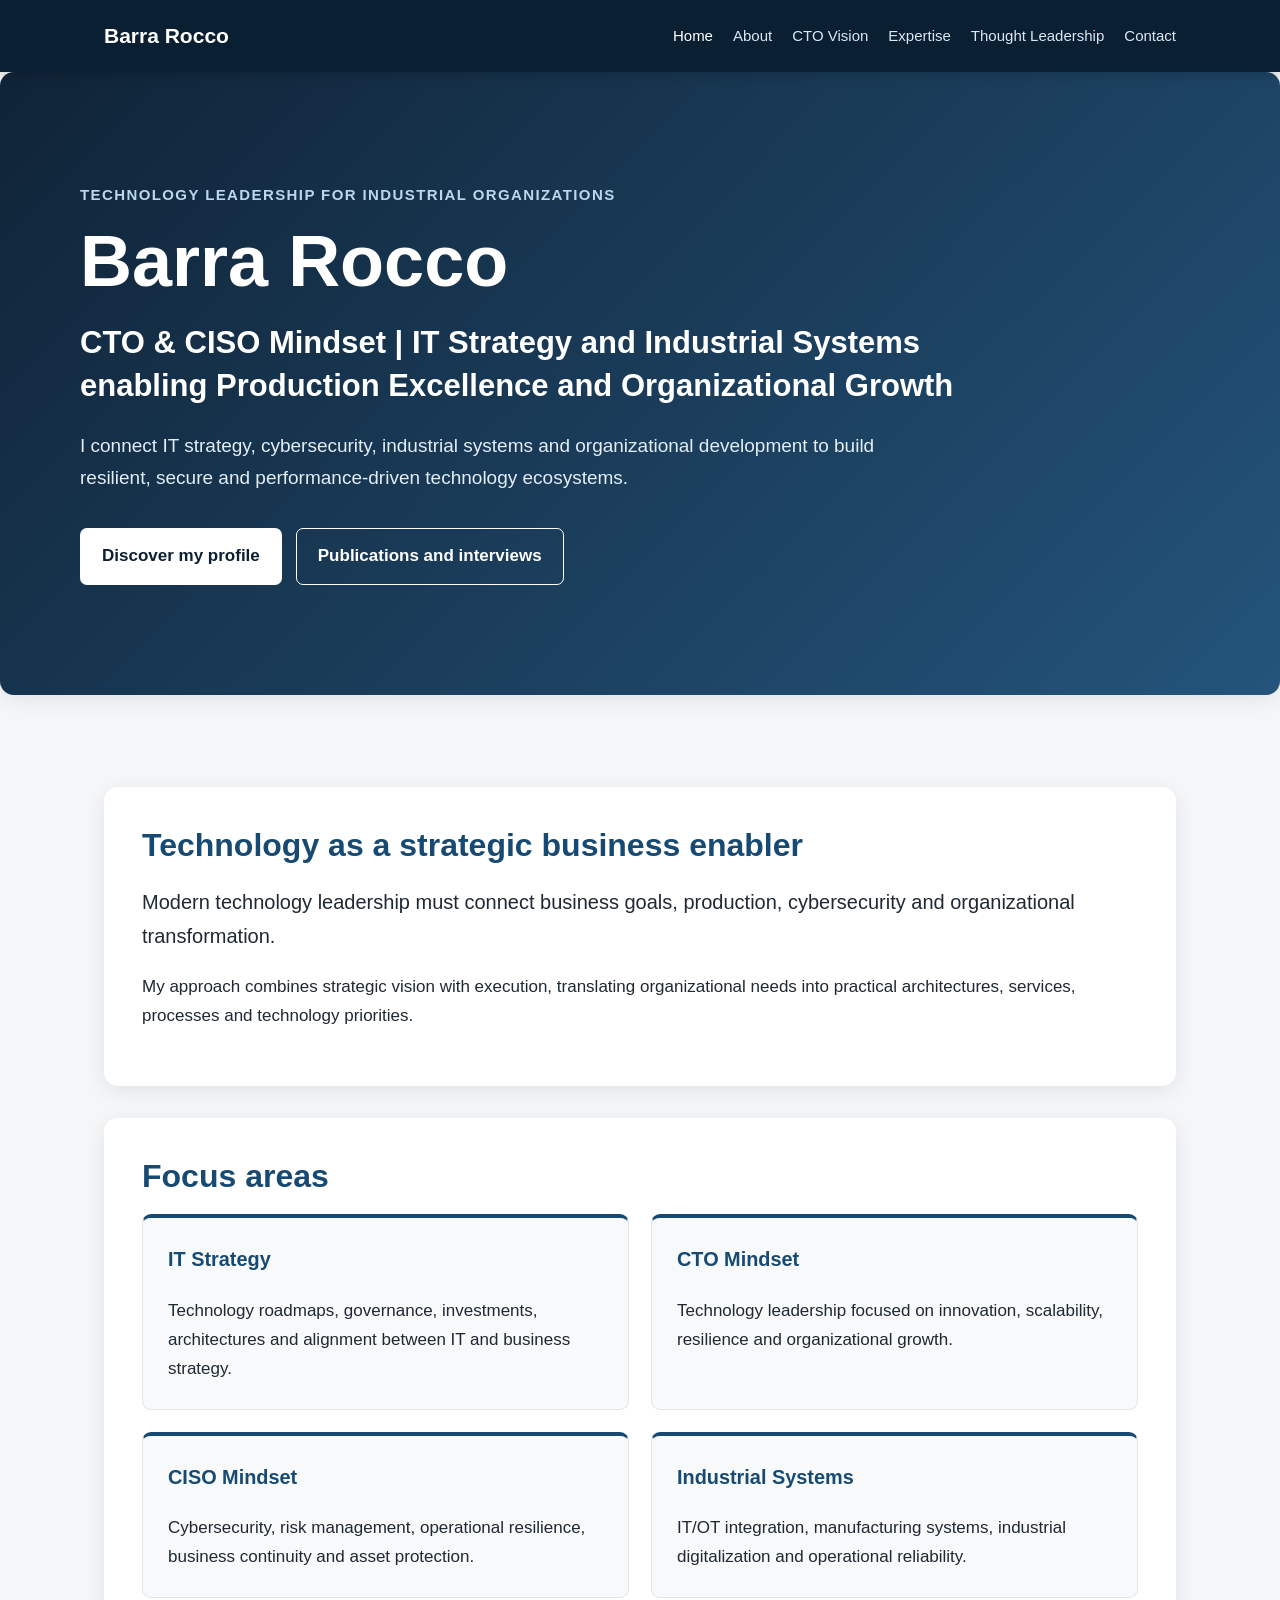
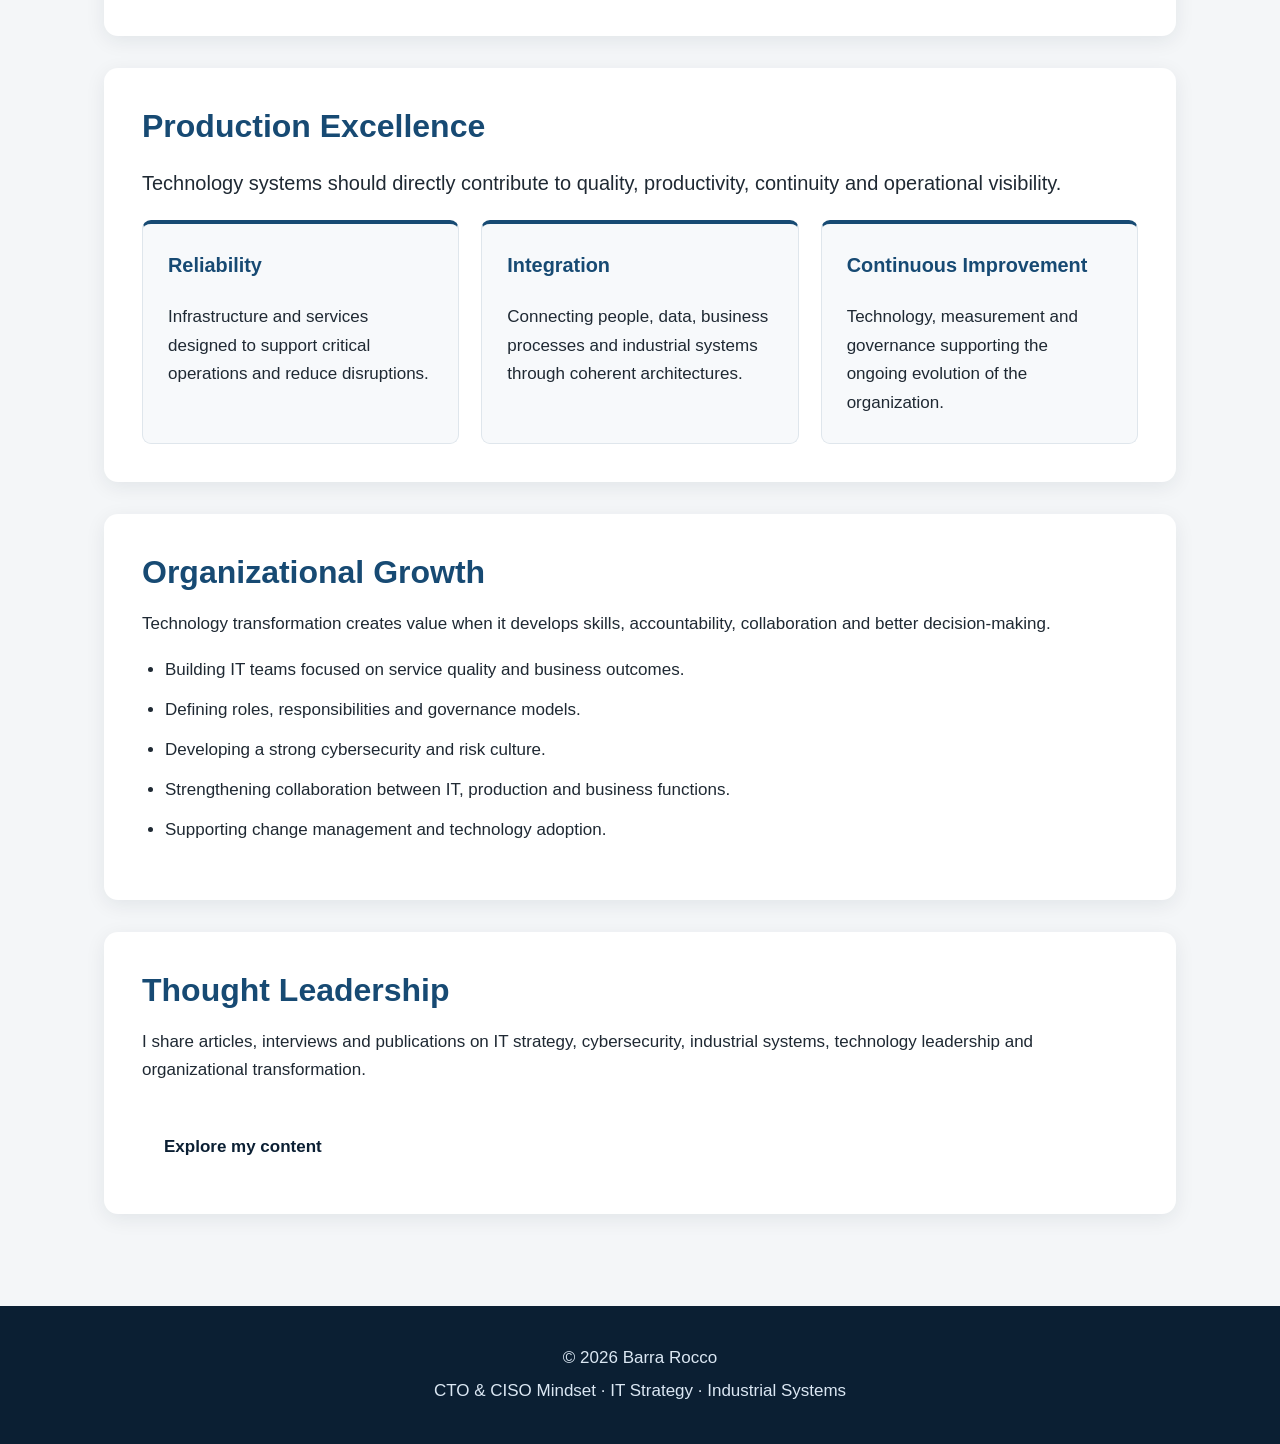
<file: index.html>
<!DOCTYPE html>
<html lang="en">

<head>
    <meta charset="UTF-8">

    <meta
        name="viewport"
        content="width=device-width, initial-scale=1.0"
    >

    <title>Barra Rocco | CTO & CISO Mindset</title>

    <meta
        name="description"
        content="Barra Rocco. CTO and CISO mindset, IT strategy and industrial systems enabling production excellence and organizational growth."
    >

    <link rel="stylesheet" href="css/style.css">
</head>

<body>

    <header class="site-header">
        <nav class="navigation">

            <a class="brand" href="index.html">
                Barra Rocco
            </a>

            <div class="nav-links">
                <a class="active" href="index.html">Home</a>
                <a href="profilo.html">About</a>
                <a href="visione.html">CTO Vision</a>
                <a href="competenze.html">Expertise</a>
                <a href="pubblicazioni.html">Thought Leadership</a>
                <a href="contatti.html">Contact</a>
            </div>

        </nav>
    </header>

    <section class="hero">

        <div class="hero-content">

            <p class="eyebrow">
                Technology leadership for industrial organizations
            </p>

            <h1>
                Barra Rocco
            </h1>

            <p class="hero-title">
                CTO &amp; CISO Mindset | IT Strategy and Industrial Systems
                enabling Production Excellence and Organizational Growth
            </p>

            <p class="hero-description">
                I connect IT strategy, cybersecurity, industrial systems
                and organizational development to build resilient,
                secure and performance-driven technology ecosystems.
            </p>

            <div class="buttons">

                <a
                    class="button button-primary"
                    href="profilo.html"
                >
                    Discover my profile
                </a>

                <a
                    class="button button-outline"
                    href="pubblicazioni.html"
                >
                    Publications and interviews
                </a>

            </div>

        </div>

    </section>

    <main>

        <section>

            <h2>
                Technology as a strategic business enabler
            </h2>

            <p class="lead">
                Modern technology leadership must connect business goals,
                production, cybersecurity and organizational transformation.
            </p>

            <p>
                My approach combines strategic vision with execution,
                translating organizational needs into practical architectures,
                services, processes and technology priorities.
            </p>

        </section>

        <section>

            <h2>
                Focus areas
            </h2>

            <div class="grid">

                <article class="card">

                    <h3>
                        IT Strategy
                    </h3>

                    <p>
                        Technology roadmaps, governance, investments,
                        architectures and alignment between IT and business strategy.
                    </p>

                </article>

                <article class="card">

                    <h3>
                        CTO Mindset
                    </h3>

                    <p>
                        Technology leadership focused on innovation,
                        scalability, resilience and organizational growth.
                    </p>

                </article>

                <article class="card">

                    <h3>
                        CISO Mindset
                    </h3>

                    <p>
                        Cybersecurity, risk management, operational resilience,
                        business continuity and asset protection.
                    </p>

                </article>

                <article class="card">

                    <h3>
                        Industrial Systems
                    </h3>

                    <p>
                        IT/OT integration, manufacturing systems,
                        industrial digitalization and operational reliability.
                    </p>

                </article>

            </div>

        </section>

        <section>

            <h2>
                Production Excellence
            </h2>

            <p class="lead">
                Technology systems should directly contribute to quality,
                productivity, continuity and operational visibility.
            </p>

            <div class="grid grid-three">

                <article class="card">

                    <h3>
                        Reliability
                    </h3>

                    <p>
                        Infrastructure and services designed to support
                        critical operations and reduce disruptions.
                    </p>

                </article>

                <article class="card">

                    <h3>
                        Integration
                    </h3>

                    <p>
                        Connecting people, data, business processes
                        and industrial systems through coherent architectures.
                    </p>

                </article>

                <article class="card">

                    <h3>
                        Continuous Improvement
                    </h3>

                    <p>
                        Technology, measurement and governance supporting
                        the ongoing evolution of the organization.
                    </p>

                </article>

            </div>

        </section>

        <section>

            <h2>
                Organizational Growth
            </h2>

            <p>
                Technology transformation creates value when it develops
                skills, accountability, collaboration and better decision-making.
            </p>

            <ul class="content-list">
                <li>
                    Building IT teams focused on service quality and business outcomes.
                </li>

                <li>
                    Defining roles, responsibilities and governance models.
                </li>

                <li>
                    Developing a strong cybersecurity and risk culture.
                </li>

                <li>
                    Strengthening collaboration between IT, production and business functions.
                </li>

                <li>
                    Supporting change management and technology adoption.
                </li>
            </ul>

        </section>

        <section>

            <h2>
                Thought Leadership
            </h2>

            <p>
                I share articles, interviews and publications on IT strategy,
                cybersecurity, industrial systems, technology leadership
                and organizational transformation.
            </p>

            <div class="buttons">

                <a
                    class="button button-primary"
                    href="pubblicazioni.html"
                >
                    Explore my content
                </a>

            </div>

        </section>

    </main>

    <footer class="site-footer">

        <p>
            © 2026 Barra Rocco
        </p>

        <p>
            CTO &amp; CISO Mindset · IT Strategy · Industrial Systems
        </p>

    </footer>

</body>

</html>
</file>
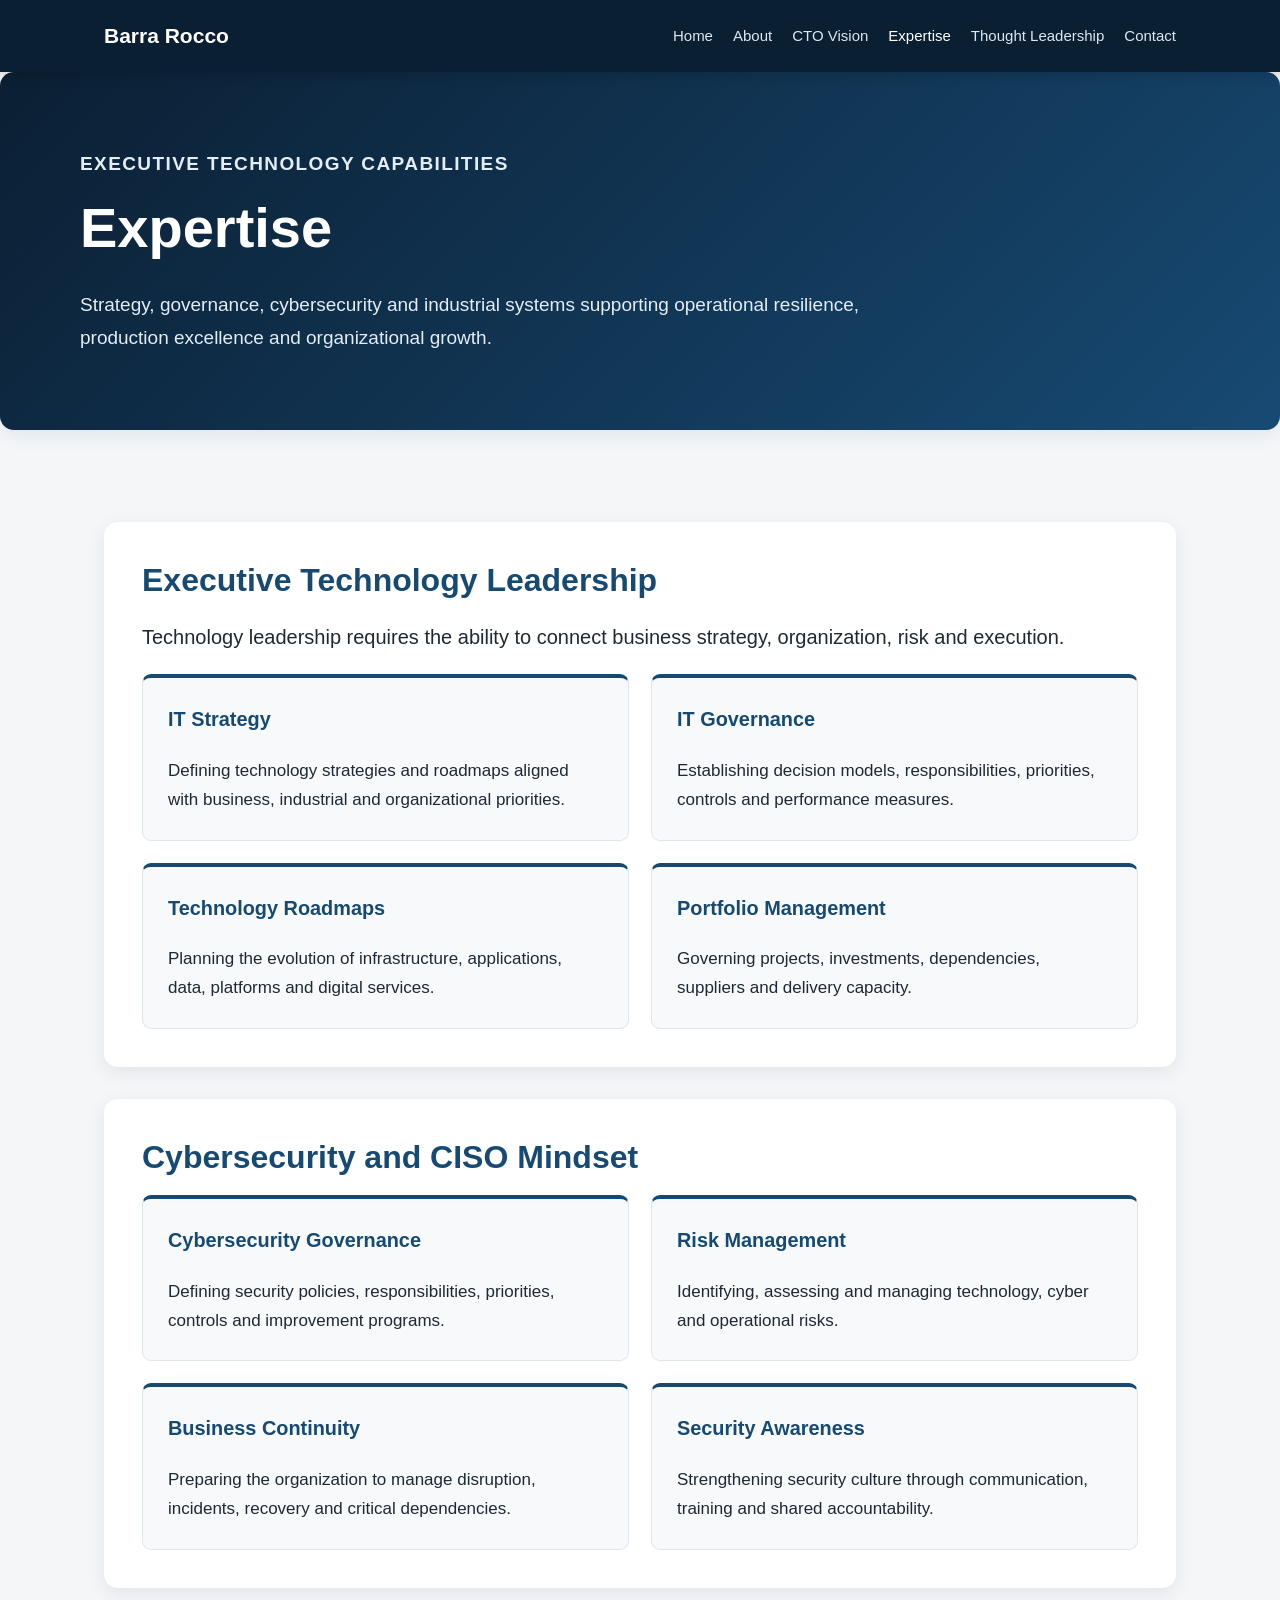
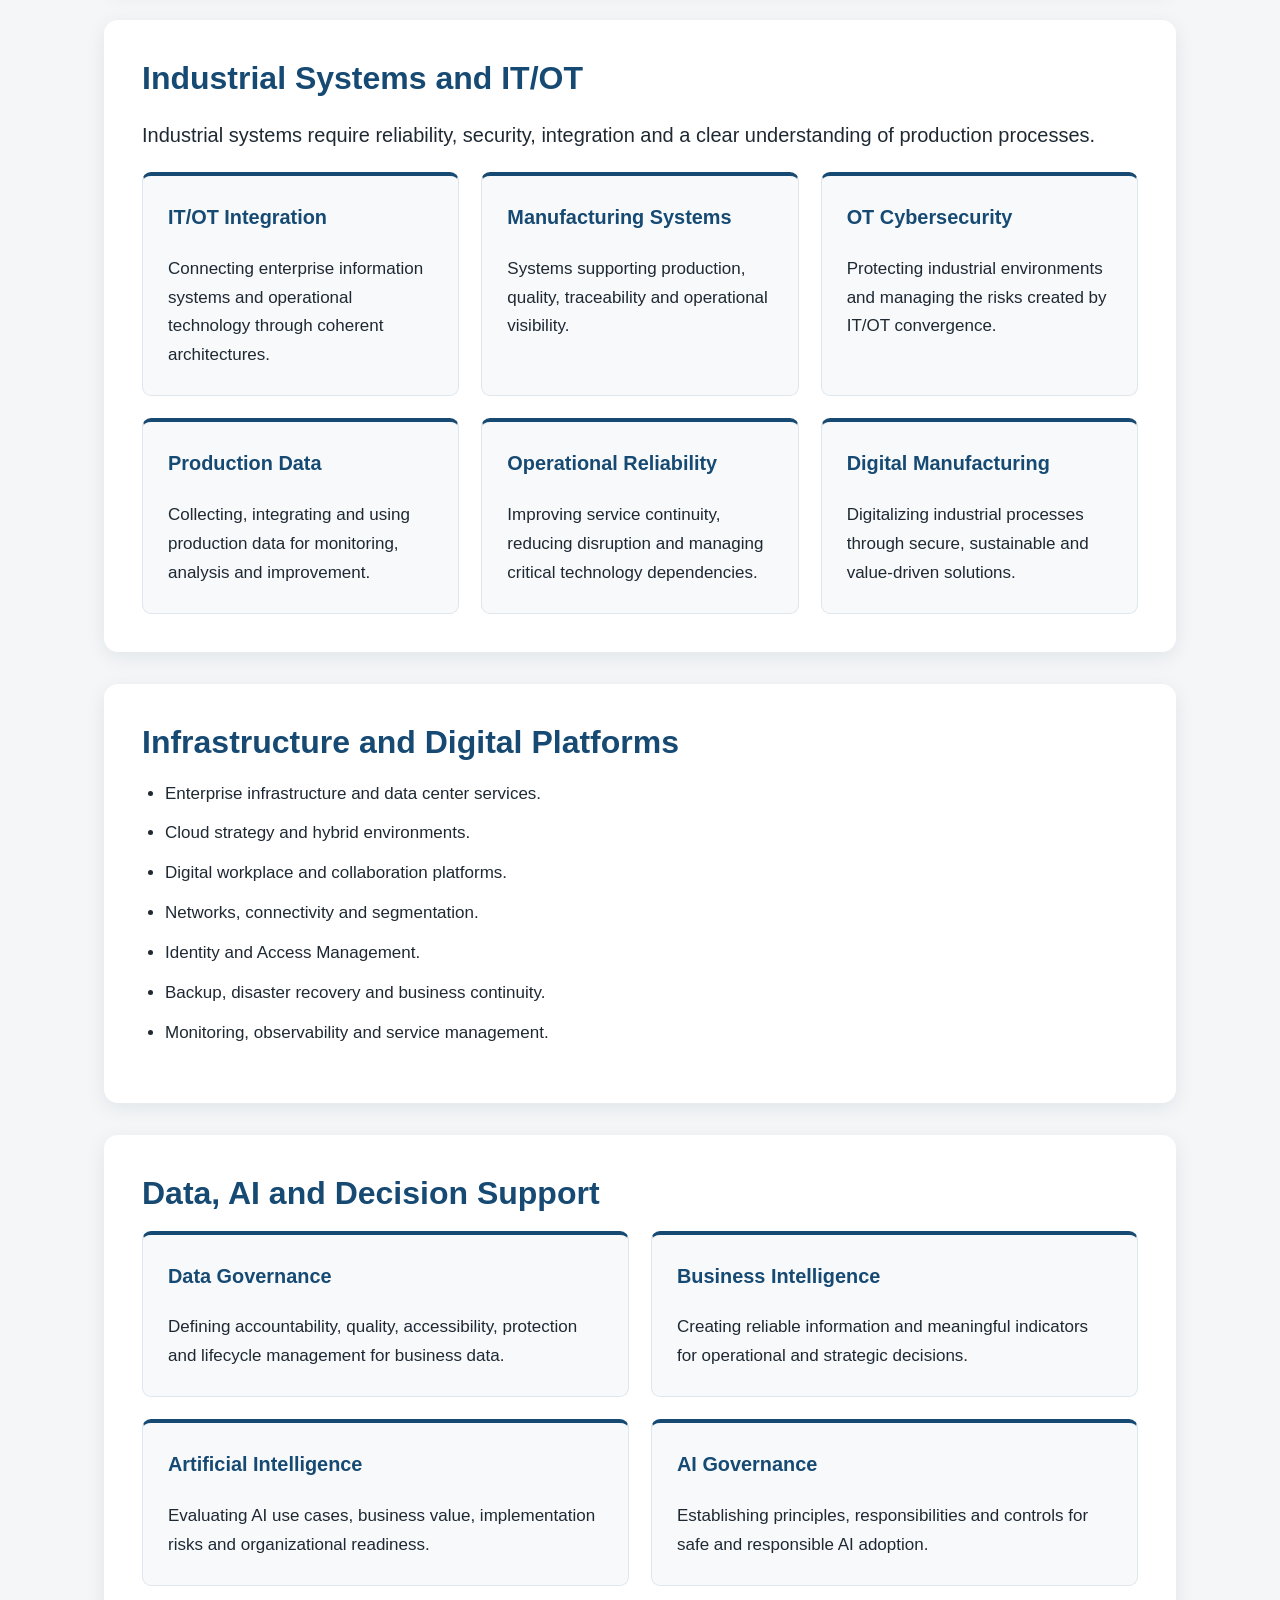
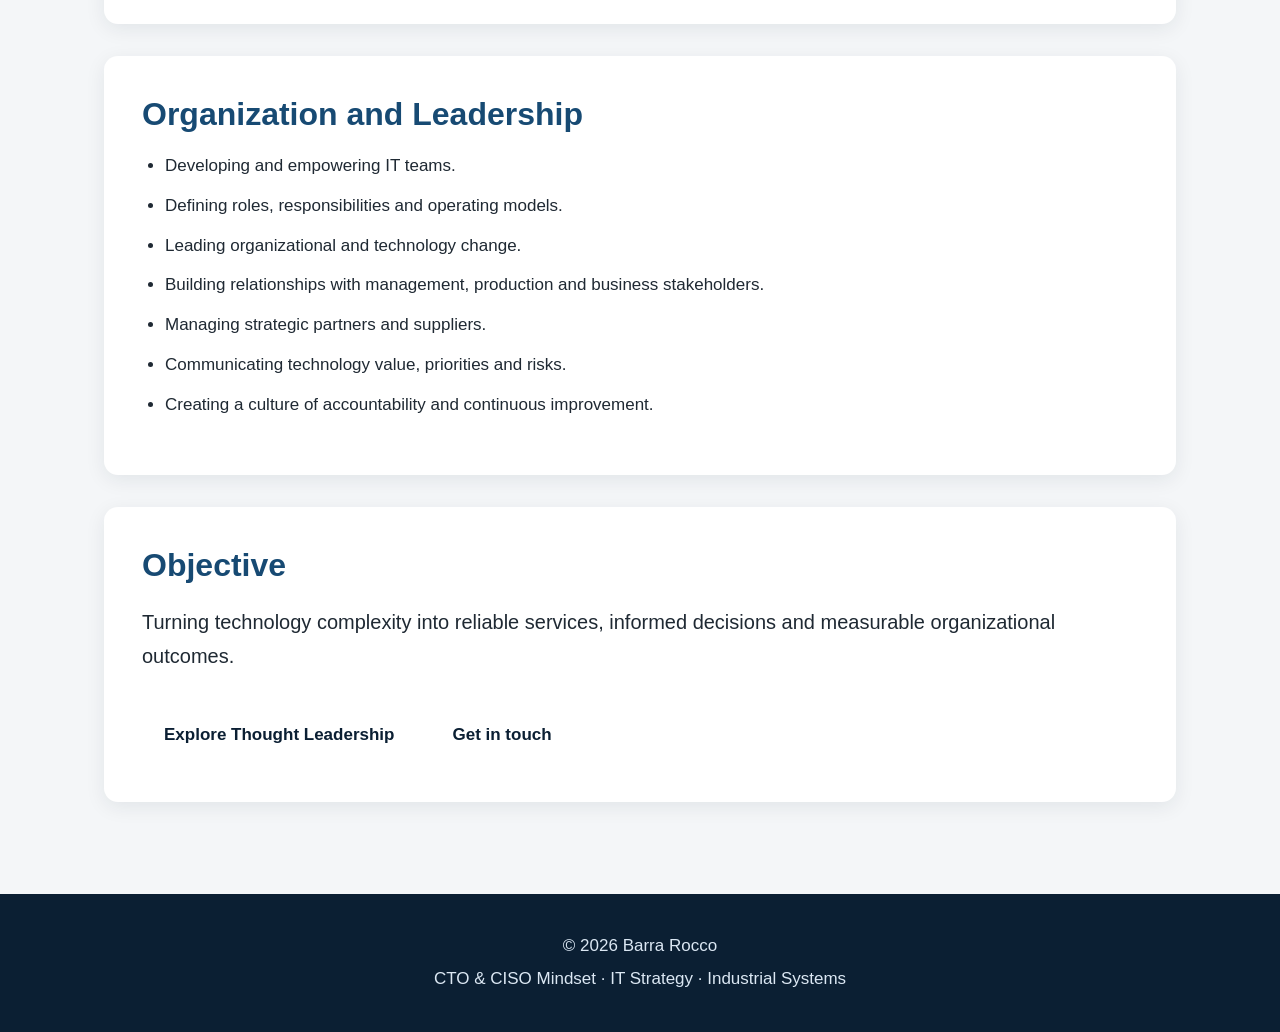
<file: competenze.html>
<!DOCTYPE html>
<html lang="en">

<head>
    <meta charset="UTF-8">

    <meta
        name="viewport"
        content="width=device-width, initial-scale=1.0"
    >

    <title>Expertise | Barra Rocco</title>

    <meta
        name="description"
        content="Barra Rocco's expertise in IT strategy, cybersecurity, industrial systems, IT governance, digital transformation and organizational growth."
    >

    <link rel="stylesheet" href="css/style.css">
</head>

<body>

    <header class="site-header">
        <nav class="navigation">

            <a class="brand" href="index.html">
                Barra Rocco
            </a>

            <div class="nav-links">
                <a href="index.html">Home</a>
                <a href="profilo.html">About</a>
                <a href="visione.html">CTO Vision</a>
                <a class="active" href="competenze.html">Expertise</a>
                <a href="pubblicazioni.html">Thought Leadership</a>
                <a href="contatti.html">Contact</a>
            </div>

        </nav>
    </header>

    <section class="page-heading">

        <div class="page-heading-content">

            <p class="eyebrow">
                Executive technology capabilities
            </p>

            <h1>
                Expertise
            </h1>

            <p>
                Strategy, governance, cybersecurity and industrial systems
                supporting operational resilience, production excellence
                and organizational growth.
            </p>

        </div>

    </section>

    <main>

        <section>

            <h2>
                Executive Technology Leadership
            </h2>

            <p class="lead">
                Technology leadership requires the ability to connect
                business strategy, organization, risk and execution.
            </p>

            <div class="grid">

                <article class="card">

                    <h3>
                        IT Strategy
                    </h3>

                    <p>
                        Defining technology strategies and roadmaps aligned
                        with business, industrial and organizational priorities.
                    </p>

                </article>

                <article class="card">

                    <h3>
                        IT Governance
                    </h3>

                    <p>
                        Establishing decision models, responsibilities,
                        priorities, controls and performance measures.
                    </p>

                </article>

                <article class="card">

                    <h3>
                        Technology Roadmaps
                    </h3>

                    <p>
                        Planning the evolution of infrastructure,
                        applications, data, platforms and digital services.
                    </p>

                </article>

                <article class="card">

                    <h3>
                        Portfolio Management
                    </h3>

                    <p>
                        Governing projects, investments, dependencies,
                        suppliers and delivery capacity.
                    </p>

                </article>

            </div>

        </section>

        <section>

            <h2>
                Cybersecurity and CISO Mindset
            </h2>

            <div class="grid">

                <article class="card">

                    <h3>
                        Cybersecurity Governance
                    </h3>

                    <p>
                        Defining security policies, responsibilities,
                        priorities, controls and improvement programs.
                    </p>

                </article>

                <article class="card">

                    <h3>
                        Risk Management
                    </h3>

                    <p>
                        Identifying, assessing and managing technology,
                        cyber and operational risks.
                    </p>

                </article>

                <article class="card">

                    <h3>
                        Business Continuity
                    </h3>

                    <p>
                        Preparing the organization to manage disruption,
                        incidents, recovery and critical dependencies.
                    </p>

                </article>

                <article class="card">

                    <h3>
                        Security Awareness
                    </h3>

                    <p>
                        Strengthening security culture through communication,
                        training and shared accountability.
                    </p>

                </article>

            </div>

        </section>

        <section>

            <h2>
                Industrial Systems and IT/OT
            </h2>

            <p class="lead">
                Industrial systems require reliability, security,
                integration and a clear understanding of production processes.
            </p>

            <div class="grid grid-three">

                <article class="card">

                    <h3>
                        IT/OT Integration
                    </h3>

                    <p>
                        Connecting enterprise information systems
                        and operational technology through coherent architectures.
                    </p>

                </article>

                <article class="card">

                    <h3>
                        Manufacturing Systems
                    </h3>

                    <p>
                        Systems supporting production, quality,
                        traceability and operational visibility.
                    </p>

                </article>

                <article class="card">

                    <h3>
                        OT Cybersecurity
                    </h3>

                    <p>
                        Protecting industrial environments and managing
                        the risks created by IT/OT convergence.
                    </p>

                </article>

                <article class="card">

                    <h3>
                        Production Data
                    </h3>

                    <p>
                        Collecting, integrating and using production data
                        for monitoring, analysis and improvement.
                    </p>

                </article>

                <article class="card">

                    <h3>
                        Operational Reliability
                    </h3>

                    <p>
                        Improving service continuity, reducing disruption
                        and managing critical technology dependencies.
                    </p>

                </article>

                <article class="card">

                    <h3>
                        Digital Manufacturing
                    </h3>

                    <p>
                        Digitalizing industrial processes through secure,
                        sustainable and value-driven solutions.
                    </p>

                </article>

            </div>

        </section>

        <section>

            <h2>
                Infrastructure and Digital Platforms
            </h2>

            <ul class="content-list">
                <li>
                    Enterprise infrastructure and data center services.
                </li>

                <li>
                    Cloud strategy and hybrid environments.
                </li>

                <li>
                    Digital workplace and collaboration platforms.
                </li>

                <li>
                    Networks, connectivity and segmentation.
                </li>

                <li>
                    Identity and Access Management.
                </li>

                <li>
                    Backup, disaster recovery and business continuity.
                </li>

                <li>
                    Monitoring, observability and service management.
                </li>
            </ul>

        </section>

        <section>

            <h2>
                Data, AI and Decision Support
            </h2>

            <div class="grid">

                <article class="card">

                    <h3>
                        Data Governance
                    </h3>

                    <p>
                        Defining accountability, quality, accessibility,
                        protection and lifecycle management for business data.
                    </p>

                </article>

                <article class="card">

                    <h3>
                        Business Intelligence
                    </h3>

                    <p>
                        Creating reliable information and meaningful indicators
                        for operational and strategic decisions.
                    </p>

                </article>

                <article class="card">

                    <h3>
                        Artificial Intelligence
                    </h3>

                    <p>
                        Evaluating AI use cases, business value,
                        implementation risks and organizational readiness.
                    </p>

                </article>

                <article class="card">

                    <h3>
                        AI Governance
                    </h3>

                    <p>
                        Establishing principles, responsibilities and controls
                        for safe and responsible AI adoption.
                    </p>

                </article>

            </div>

        </section>

        <section>

            <h2>
                Organization and Leadership
            </h2>

            <ul class="content-list">
                <li>
                    Developing and empowering IT teams.
                </li>

                <li>
                    Defining roles, responsibilities and operating models.
                </li>

                <li>
                    Leading organizational and technology change.
                </li>

                <li>
                    Building relationships with management, production
                    and business stakeholders.
                </li>

                <li>
                    Managing strategic partners and suppliers.
                </li>

                <li>
                    Communicating technology value, priorities and risks.
                </li>

                <li>
                    Creating a culture of accountability
                    and continuous improvement.
                </li>
            </ul>

        </section>

        <section>

            <h2>
                Objective
            </h2>

            <p class="lead">
                Turning technology complexity into reliable services,
                informed decisions and measurable organizational outcomes.
            </p>

            <div class="buttons">

                <a
                    class="button button-primary"
                    href="pubblicazioni.html"
                >
                    Explore Thought Leadership
                </a>

                <a
                    class="button button-primary"
                    href="contatti.html"
                >
                    Get in touch
                </a>

            </div>

        </section>

    </main>

    <footer class="site-footer">

        <p>
            © 2026 Barra Rocco
        </p>

        <p>
            CTO &amp; CISO Mindset · IT Strategy · Industrial Systems
        </p>

    </footer>

</body>

</html>
</file>
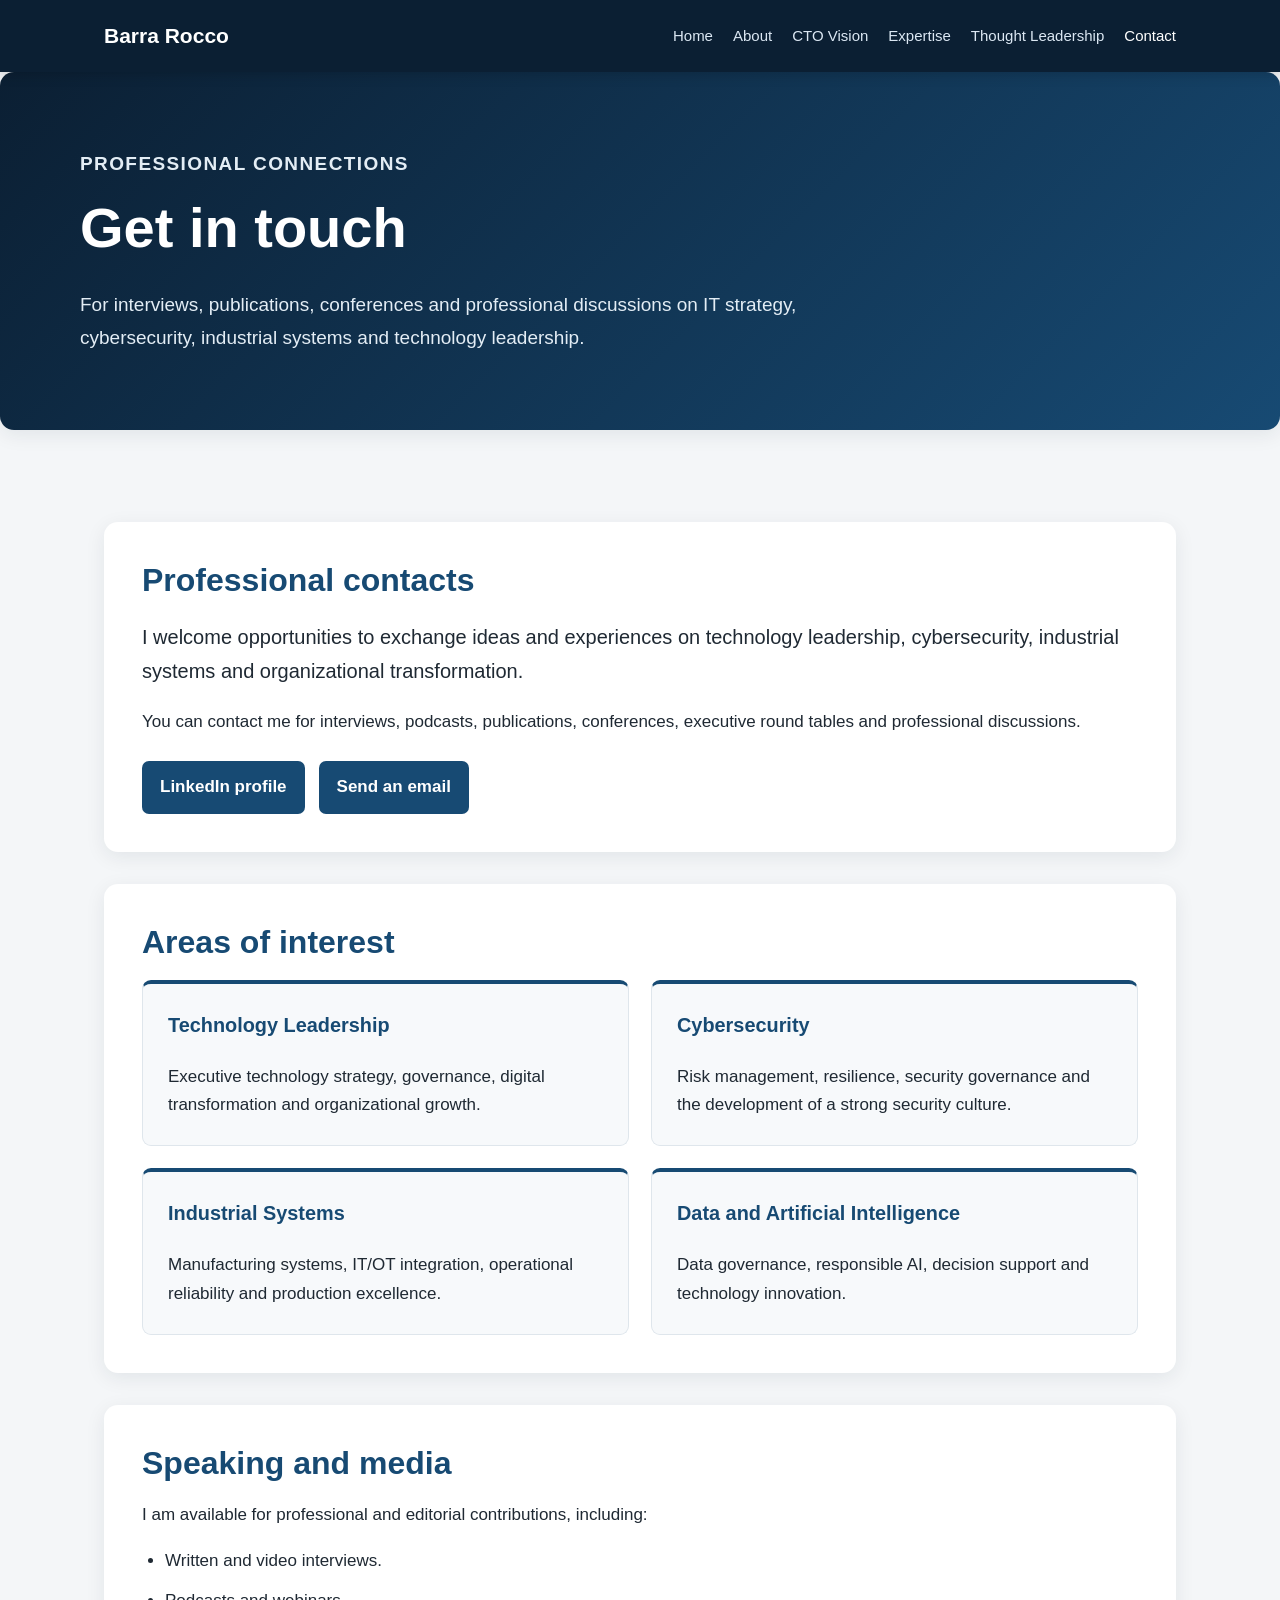
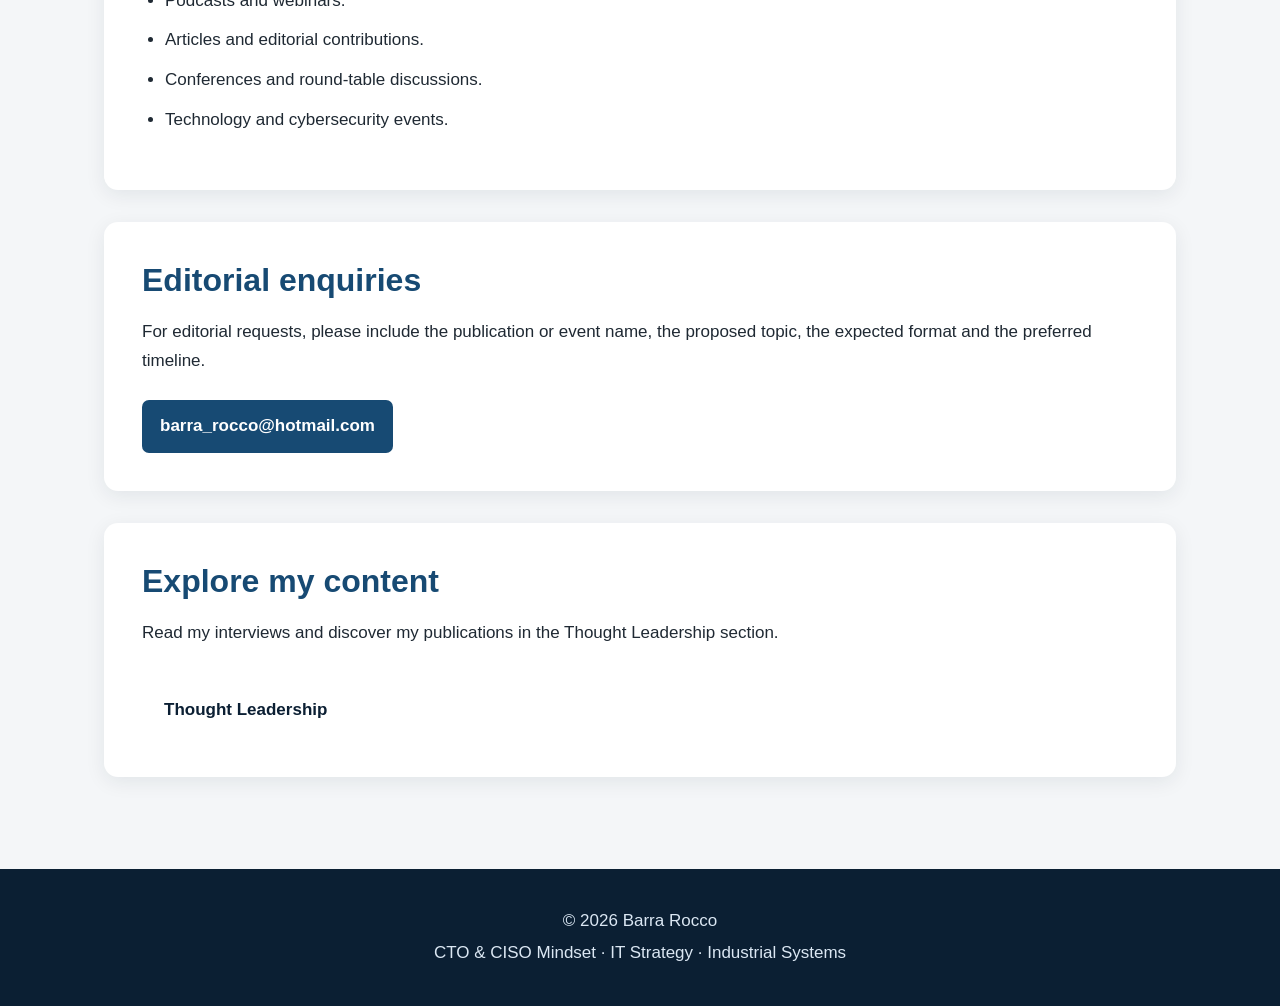
<file: contatti.html>
<!DOCTYPE html>
<html lang="en">

<head>
    <meta charset="UTF-8">

    <meta
        name="viewport"
        content="width=device-width, initial-scale=1.0"
    >

    <title>Contact | Barra Rocco</title>

    <meta
        name="description"
        content="Contact Barra Rocco for interviews, publications, conferences and professional discussions on IT strategy, cybersecurity and industrial systems."
    >

    <link rel="stylesheet" href="css/style.css">
</head>

<body>

    <header class="site-header">
        <nav class="navigation">

            <a class="brand" href="index.html">
                Barra Rocco
            </a>

            <div class="nav-links">
                <a href="index.html">Home</a>
                <a href="profilo.html">About</a>
                <a href="visione.html">CTO Vision</a>
                <a href="competenze.html">Expertise</a>
                <a href="pubblicazioni.html">Thought Leadership</a>
                <a class="active" href="contatti.html">Contact</a>
            </div>

        </nav>
    </header>

    <section class="page-heading">

        <div class="page-heading-content">

            <p class="eyebrow">
                Professional connections
            </p>

            <h1>
                Get in touch
            </h1>

            <p>
                For interviews, publications, conferences and professional
                discussions on IT strategy, cybersecurity, industrial systems
                and technology leadership.
            </p>

        </div>

    </section>

    <main>

        <section>

            <h2>
                Professional contacts
            </h2>

            <p class="lead">
                I welcome opportunities to exchange ideas and experiences
                on technology leadership, cybersecurity, industrial systems
                and organizational transformation.
            </p>

            <p>
                You can contact me for interviews, podcasts, publications,
                conferences, executive round tables and professional discussions.
            </p>

            <div class="contact-links">

                <a
                    href="https://www.linkedin.com/in/rocco-barra-31b68641"
                    target="_blank"
                    rel="noopener noreferrer"
                >
                    LinkedIn profile
                </a>

                <a href="mailto:barra_rocco@hotmail.com">
                    Send an email
                </a>

            </div>

        </section>

        <section>

            <h2>
                Areas of interest
            </h2>

            <div class="grid">

                <article class="card">

                    <h3>
                        Technology Leadership
                    </h3>

                    <p>
                        Executive technology strategy, governance,
                        digital transformation and organizational growth.
                    </p>

                </article>

                <article class="card">

                    <h3>
                        Cybersecurity
                    </h3>

                    <p>
                        Risk management, resilience, security governance
                        and the development of a strong security culture.
                    </p>

                </article>

                <article class="card">

                    <h3>
                        Industrial Systems
                    </h3>

                    <p>
                        Manufacturing systems, IT/OT integration,
                        operational reliability and production excellence.
                    </p>

                </article>

                <article class="card">

                    <h3>
                        Data and Artificial Intelligence
                    </h3>

                    <p>
                        Data governance, responsible AI,
                        decision support and technology innovation.
                    </p>

                </article>

            </div>

        </section>

        <section>

            <h2>
                Speaking and media
            </h2>

            <p>
                I am available for professional and editorial contributions,
                including:
            </p>

            <ul class="content-list">
                <li>
                    Written and video interviews.
                </li>

                <li>
                    Podcasts and webinars.
                </li>

                <li>
                    Articles and editorial contributions.
                </li>

                <li>
                    Conferences and round-table discussions.
                </li>

                <li>
                    Technology and cybersecurity events.
                </li>
            </ul>

        </section>

        <section>

            <h2>
                Editorial enquiries
            </h2>

            <p>
                For editorial requests, please include the publication
                or event name, the proposed topic, the expected format
                and the preferred timeline.
            </p>

            <div class="contact-links">

                <a href="mailto:barra_rocco@hotmail.com">
                    barra_rocco@hotmail.com
                </a>

            </div>

        </section>

        <section>

            <h2>
                Explore my content
            </h2>

            <p>
                Read my interviews and discover my publications
                in the Thought Leadership section.
            </p>

            <div class="buttons">

                <a
                    class="button button-primary"
                    href="pubblicazioni.html"
                >
                    Thought Leadership
                </a>

            </div>

        </section>

    </main>

    <footer class="site-footer">

        <p>
            © 2026 Barra Rocco
        </p>

        <p>
            CTO &amp; CISO Mindset · IT Strategy · Industrial Systems
        </p>

    </footer>

</body>

</html>
</file>
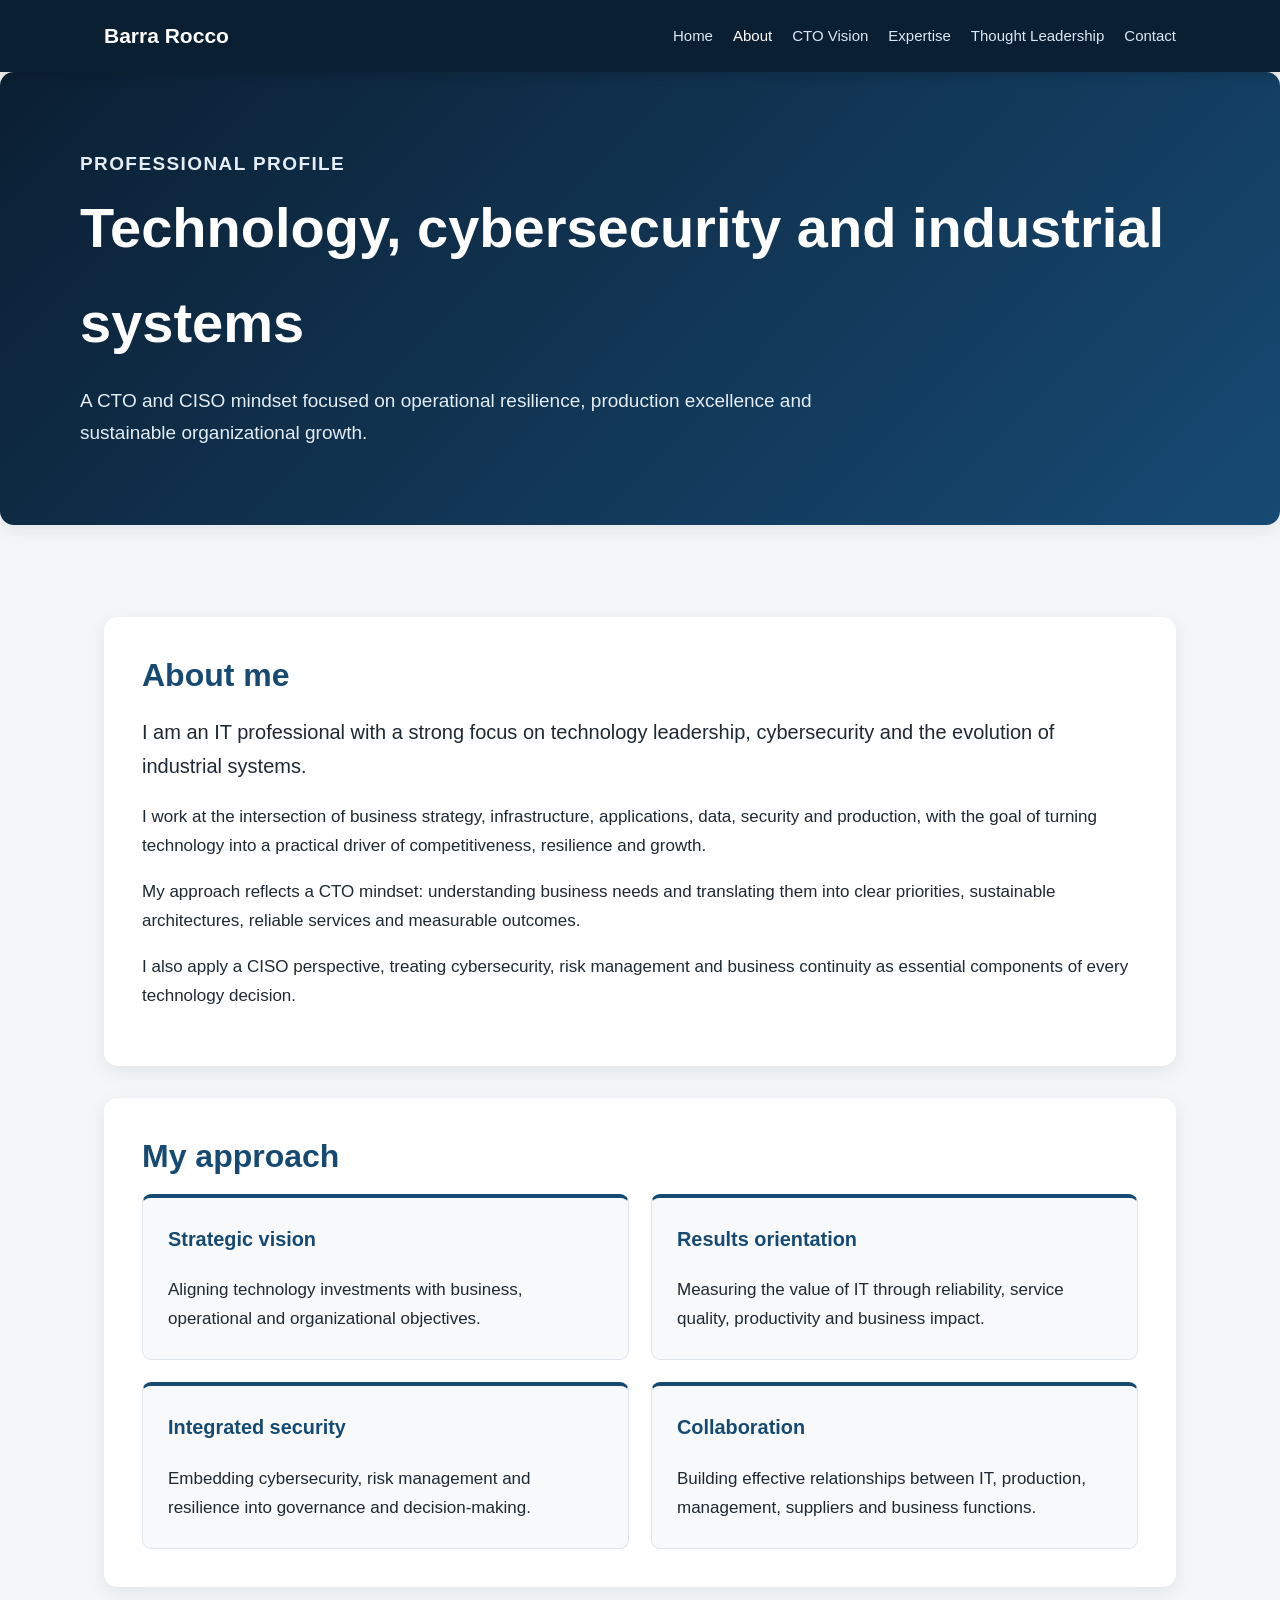
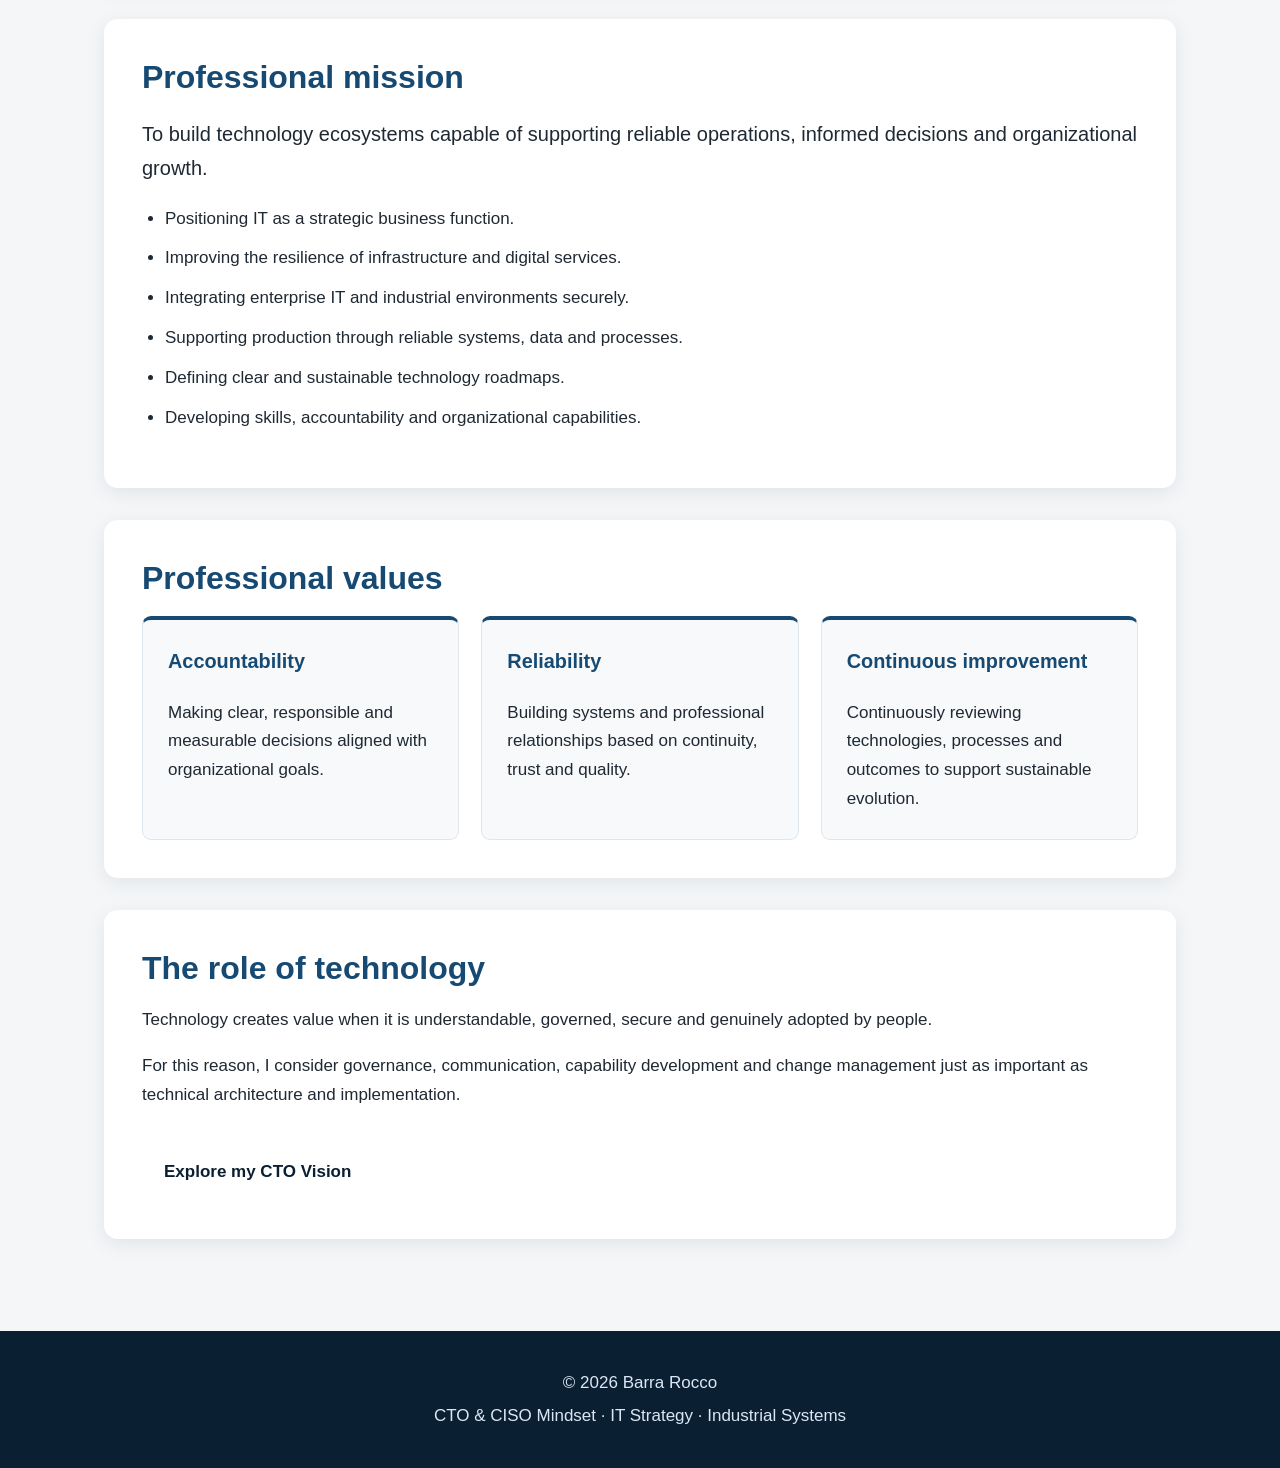
<file: profilo.html>
<!DOCTYPE html>
<html lang="en">

<head>
    <meta charset="UTF-8">

    <meta
        name="viewport"
        content="width=device-width, initial-scale=1.0"
    >

    <title>About | Barra Rocco</title>

    <meta
        name="description"
        content="Professional profile of Barra Rocco: CTO and CISO mindset, IT strategy, cybersecurity, industrial systems and organizational growth."
    >

    <link rel="stylesheet" href="css/style.css">
</head>

<body>

    <header class="site-header">
        <nav class="navigation">

            <a class="brand" href="index.html">
                Barra Rocco
            </a>

            <div class="nav-links">
                <a href="index.html">Home</a>
                <a class="active" href="profilo.html">About</a>
                <a href="visione.html">CTO Vision</a>
                <a href="competenze.html">Expertise</a>
                <a href="pubblicazioni.html">Thought Leadership</a>
                <a href="contatti.html">Contact</a>
            </div>

        </nav>
    </header>

    <section class="page-heading">

        <div class="page-heading-content">

            <p class="eyebrow">
                Professional profile
            </p>

            <h1>
                Technology, cybersecurity and industrial systems
            </h1>

            <p>
                A CTO and CISO mindset focused on operational resilience,
                production excellence and sustainable organizational growth.
            </p>

        </div>

    </section>

    <main>

        <section>

            <h2>
                About me
            </h2>

            <p class="lead">
                I am an IT professional with a strong focus on technology
                leadership, cybersecurity and the evolution of industrial systems.
            </p>

            <p>
                I work at the intersection of business strategy, infrastructure,
                applications, data, security and production, with the goal
                of turning technology into a practical driver of competitiveness,
                resilience and growth.
            </p>

            <p>
                My approach reflects a CTO mindset: understanding business needs
                and translating them into clear priorities, sustainable architectures,
                reliable services and measurable outcomes.
            </p>

            <p>
                I also apply a CISO perspective, treating cybersecurity,
                risk management and business continuity as essential components
                of every technology decision.
            </p>

        </section>

        <section>

            <h2>
                My approach
            </h2>

            <div class="grid">

                <article class="card">

                    <h3>
                        Strategic vision
                    </h3>

                    <p>
                        Aligning technology investments with business,
                        operational and organizational objectives.
                    </p>

                </article>

                <article class="card">

                    <h3>
                        Results orientation
                    </h3>

                    <p>
                        Measuring the value of IT through reliability,
                        service quality, productivity and business impact.
                    </p>

                </article>

                <article class="card">

                    <h3>
                        Integrated security
                    </h3>

                    <p>
                        Embedding cybersecurity, risk management and resilience
                        into governance and decision-making.
                    </p>

                </article>

                <article class="card">

                    <h3>
                        Collaboration
                    </h3>

                    <p>
                        Building effective relationships between IT,
                        production, management, suppliers and business functions.
                    </p>

                </article>

            </div>

        </section>

        <section>

            <h2>
                Professional mission
            </h2>

            <p class="lead">
                To build technology ecosystems capable of supporting
                reliable operations, informed decisions and organizational growth.
            </p>

            <ul class="content-list">
                <li>
                    Positioning IT as a strategic business function.
                </li>

                <li>
                    Improving the resilience of infrastructure and digital services.
                </li>

                <li>
                    Integrating enterprise IT and industrial environments securely.
                </li>

                <li>
                    Supporting production through reliable systems, data and processes.
                </li>

                <li>
                    Defining clear and sustainable technology roadmaps.
                </li>

                <li>
                    Developing skills, accountability and organizational capabilities.
                </li>
            </ul>

        </section>

        <section>

            <h2>
                Professional values
            </h2>

            <div class="grid grid-three">

                <article class="card">

                    <h3>
                        Accountability
                    </h3>

                    <p>
                        Making clear, responsible and measurable decisions
                        aligned with organizational goals.
                    </p>

                </article>

                <article class="card">

                    <h3>
                        Reliability
                    </h3>

                    <p>
                        Building systems and professional relationships
                        based on continuity, trust and quality.
                    </p>

                </article>

                <article class="card">

                    <h3>
                        Continuous improvement
                    </h3>

                    <p>
                        Continuously reviewing technologies, processes
                        and outcomes to support sustainable evolution.
                    </p>

                </article>

            </div>

        </section>

        <section>

            <h2>
                The role of technology
            </h2>

            <p>
                Technology creates value when it is understandable,
                governed, secure and genuinely adopted by people.
            </p>

            <p>
                For this reason, I consider governance, communication,
                capability development and change management just as important
                as technical architecture and implementation.
            </p>

            <div class="buttons">

                <a
                    class="button button-primary"
                    href="visione.html"
                >
                    Explore my CTO Vision
                </a>

            </div>

        </section>

    </main>

    <footer class="site-footer">

        <p>
            © 2026 Barra Rocco
        </p>

        <p>
            CTO &amp; CISO Mindset · IT Strategy · Industrial Systems
        </p>

    </footer>

</body>

</html>
</file>
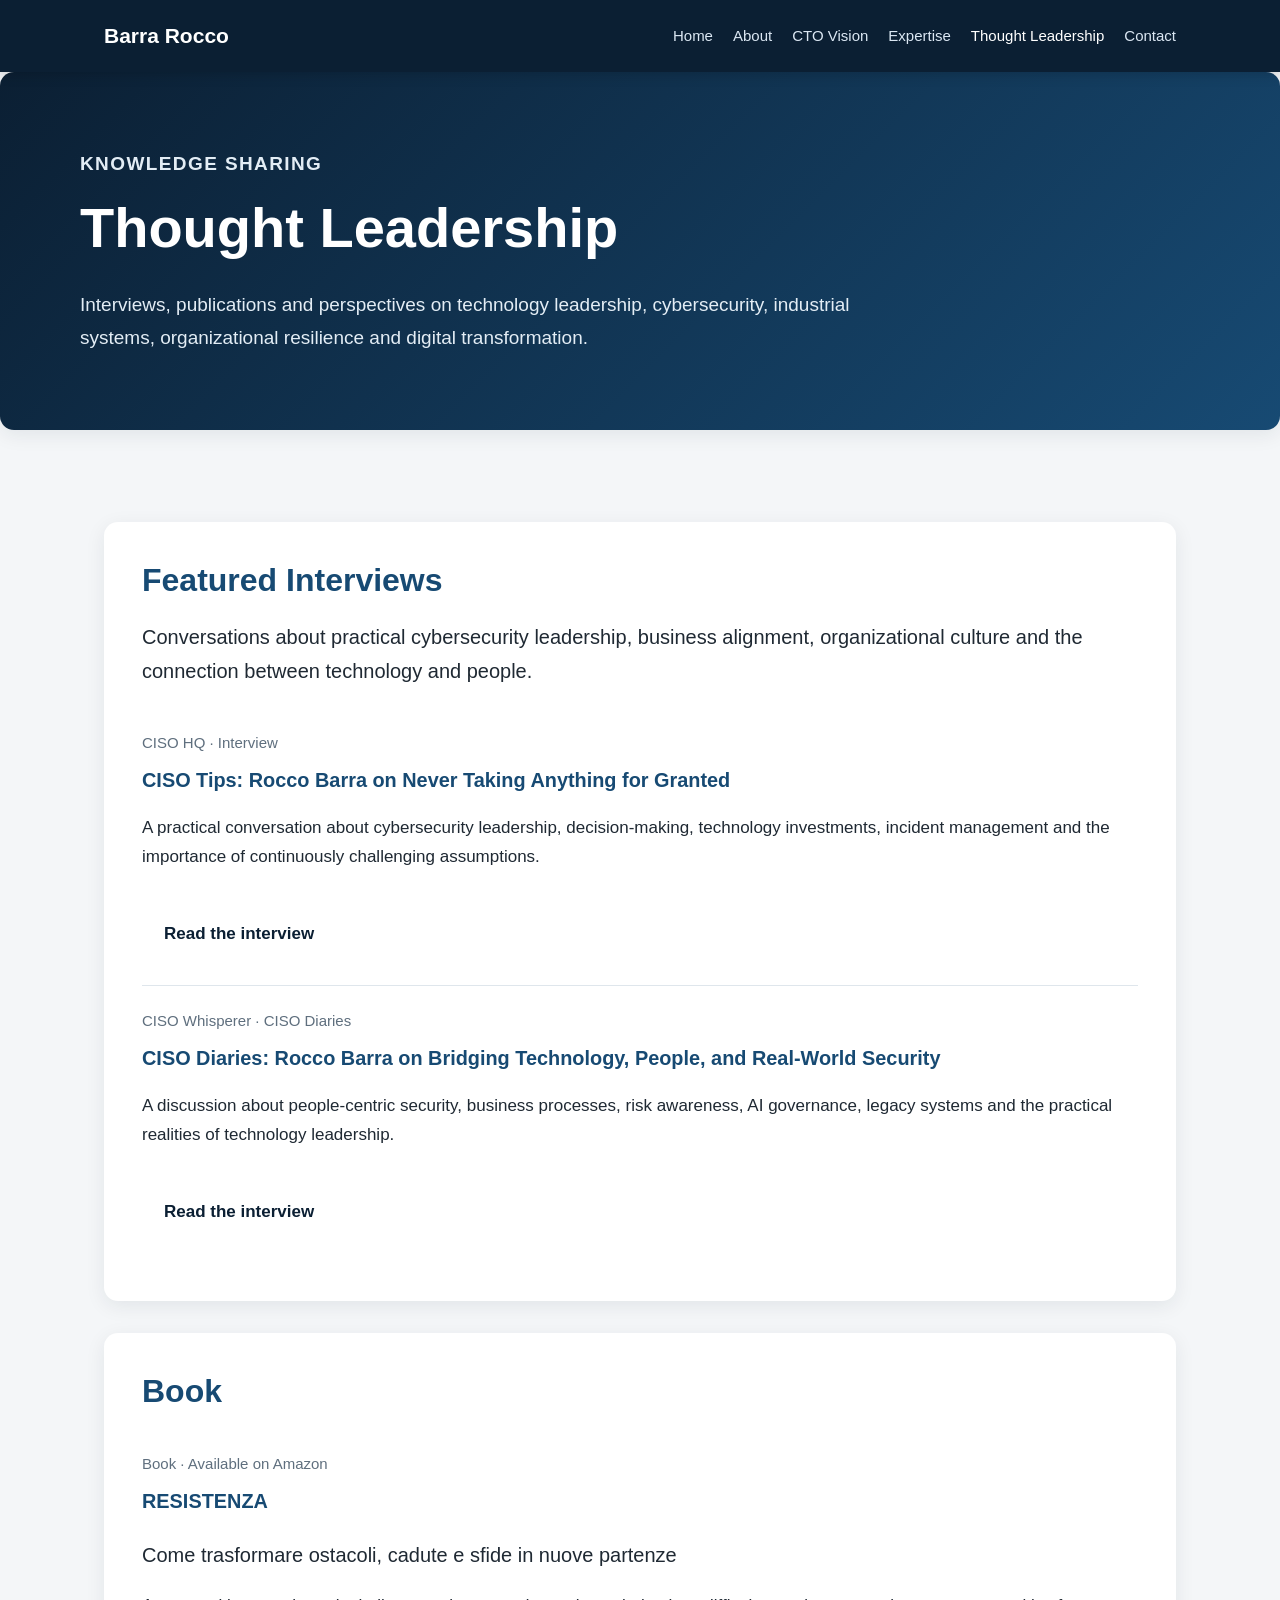
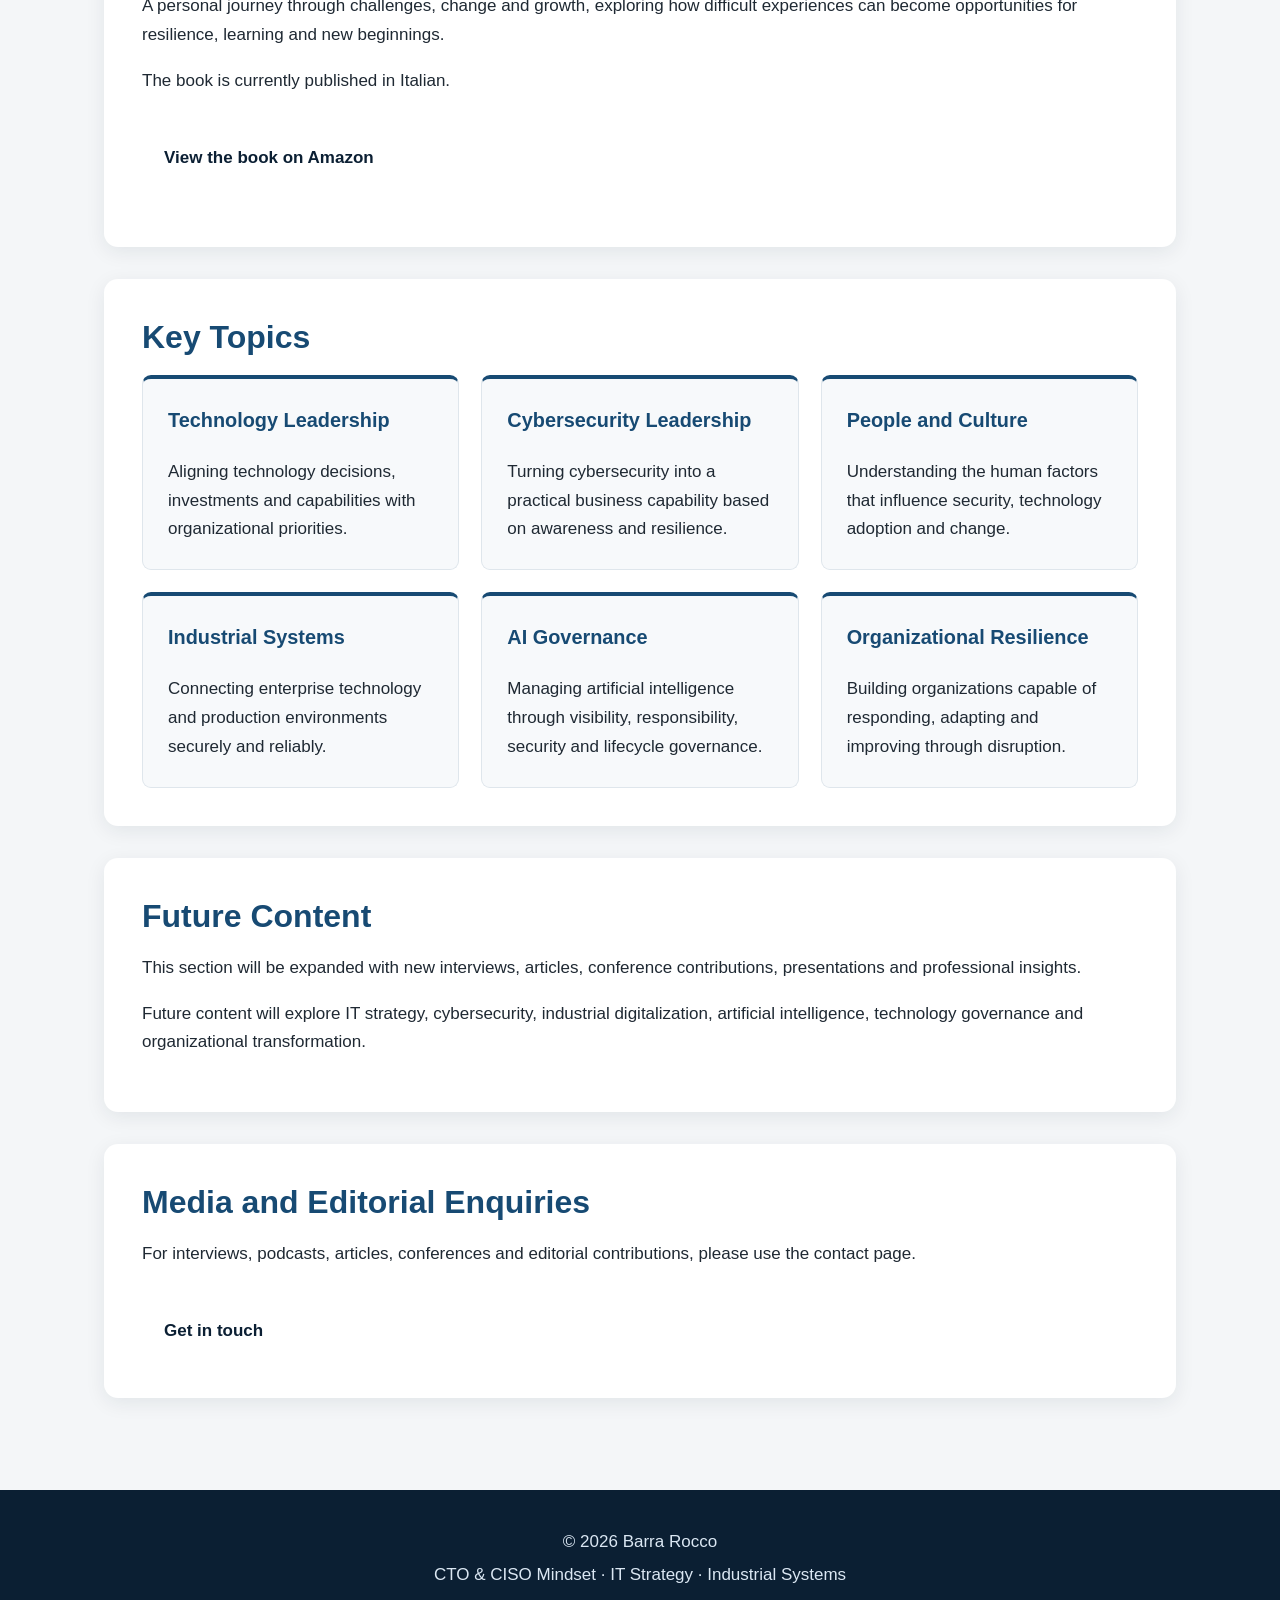
<file: pubblicazioni.html>
<!DOCTYPE html>
<html lang="en">

<head>
    <meta charset="UTF-8">

    <meta
        name="viewport"
        content="width=device-width, initial-scale=1.0"
    >

    <title>Thought Leadership | Barra Rocco</title>

    <meta
        name="description"
        content="Interviews, publications and insights from Barra Rocco on technology leadership, cybersecurity, IT strategy and industrial systems."
    >

    <link rel="stylesheet" href="css/style.css">
</head>

<body>

    <header class="site-header">
        <nav class="navigation">

            <a class="brand" href="index.html">
                Barra Rocco
            </a>

            <div class="nav-links">
                <a href="index.html">Home</a>
                <a href="profilo.html">About</a>
                <a href="visione.html">CTO Vision</a>
                <a href="competenze.html">Expertise</a>
                <a class="active" href="pubblicazioni.html">
                    Thought Leadership
                </a>
                <a href="contatti.html">Contact</a>
            </div>

        </nav>
    </header>

    <section class="page-heading">

        <div class="page-heading-content">

            <p class="eyebrow">
                Knowledge sharing
            </p>

            <h1>
                Thought Leadership
            </h1>

            <p>
                Interviews, publications and perspectives on technology
                leadership, cybersecurity, industrial systems,
                organizational resilience and digital transformation.
            </p>

        </div>

    </section>

    <main>

        <section>

            <h2>
                Featured Interviews
            </h2>

            <p class="lead">
                Conversations about practical cybersecurity leadership,
                business alignment, organizational culture and the connection
                between technology and people.
            </p>

            <article class="item">

                <div class="item-meta">
                    CISO HQ · Interview
                </div>

                <h3>
                    CISO Tips: Rocco Barra on Never Taking Anything for Granted
                </h3>

                <p>
                    A practical conversation about cybersecurity leadership,
                    decision-making, technology investments, incident management
                    and the importance of continuously challenging assumptions.
                </p>

                <div class="buttons">

                    <a
                        class="button button-primary"
                        href="https://www.cisohq.io/p/ciso-tips-rocco-barra-on-never-taking-things-for-granted"
                        target="_blank"
                        rel="noopener noreferrer"
                    >
                        Read the interview
                    </a>

                </div>

            </article>

            <article class="item">

                <div class="item-meta">
                    CISO Whisperer · CISO Diaries
                </div>

                <h3>
                    CISO Diaries: Rocco Barra on Bridging Technology,
                    People, and Real-World Security
                </h3>

                <p>
                    A discussion about people-centric security, business
                    processes, risk awareness, AI governance, legacy systems
                    and the practical realities of technology leadership.
                </p>

                <div class="buttons">

                    <a
                        class="button button-primary"
                        href="https://cisowhisperer.com/ciso-diaries-rocco-barra-on-bridging-technology-people-and-real-world-security/"
                        target="_blank"
                        rel="noopener noreferrer"
                    >
                        Read the interview
                    </a>

                </div>

            </article>

        </section>

        <section>

            <h2>
                Book
            </h2>

            <article class="item">

                <div class="item-meta">
                    Book · Available on Amazon
                </div>

                <h3>
                    RESISTENZA
                </h3>

                <p class="lead">
                    Come trasformare ostacoli, cadute e sfide
                    in nuove partenze
                </p>

                <p>
                    A personal journey through challenges, change and growth,
                    exploring how difficult experiences can become opportunities
                    for resilience, learning and new beginnings.
                </p>

                <p>
                    The book is currently published in Italian.
                </p>

                <div class="buttons">

                    <a
                        class="button button-primary"
                        href="https://amzn.eu/d/06O4LDEL"
                        target="_blank"
                        rel="noopener noreferrer"
                    >
                        View the book on Amazon
                    </a>

                </div>

            </article>

        </section>

        <section>

            <h2>
                Key Topics
            </h2>

            <div class="grid grid-three">

                <article class="card">

                    <h3>
                        Technology Leadership
                    </h3>

                    <p>
                        Aligning technology decisions, investments
                        and capabilities with organizational priorities.
                    </p>

                </article>

                <article class="card">

                    <h3>
                        Cybersecurity Leadership
                    </h3>

                    <p>
                        Turning cybersecurity into a practical business
                        capability based on awareness and resilience.
                    </p>

                </article>

                <article class="card">

                    <h3>
                        People and Culture
                    </h3>

                    <p>
                        Understanding the human factors that influence
                        security, technology adoption and change.
                    </p>

                </article>

                <article class="card">

                    <h3>
                        Industrial Systems
                    </h3>

                    <p>
                        Connecting enterprise technology and production
                        environments securely and reliably.
                    </p>

                </article>

                <article class="card">

                    <h3>
                        AI Governance
                    </h3>

                    <p>
                        Managing artificial intelligence through visibility,
                        responsibility, security and lifecycle governance.
                    </p>

                </article>

                <article class="card">

                    <h3>
                        Organizational Resilience
                    </h3>

                    <p>
                        Building organizations capable of responding,
                        adapting and improving through disruption.
                    </p>

                </article>

            </div>

        </section>

        <section>

            <h2>
                Future Content
            </h2>

            <p>
                This section will be expanded with new interviews,
                articles, conference contributions, presentations
                and professional insights.
            </p>

            <p>
                Future content will explore IT strategy, cybersecurity,
                industrial digitalization, artificial intelligence,
                technology governance and organizational transformation.
            </p>

        </section>

        <section>

            <h2>
                Media and Editorial Enquiries
            </h2>

            <p>
                For interviews, podcasts, articles, conferences
                and editorial contributions, please use the contact page.
            </p>

            <div class="buttons">

                <a
                    class="button button-primary"
                    href="contatti.html"
                >
                    Get in touch
                </a>

            </div>

        </section>

    </main>

    <footer class="site-footer">

        <p>
            © 2026 Barra Rocco
        </p>

        <p>
            CTO &amp; CISO Mindset · IT Strategy · Industrial Systems
        </p>

    </footer>

</body>

</html>
</file>
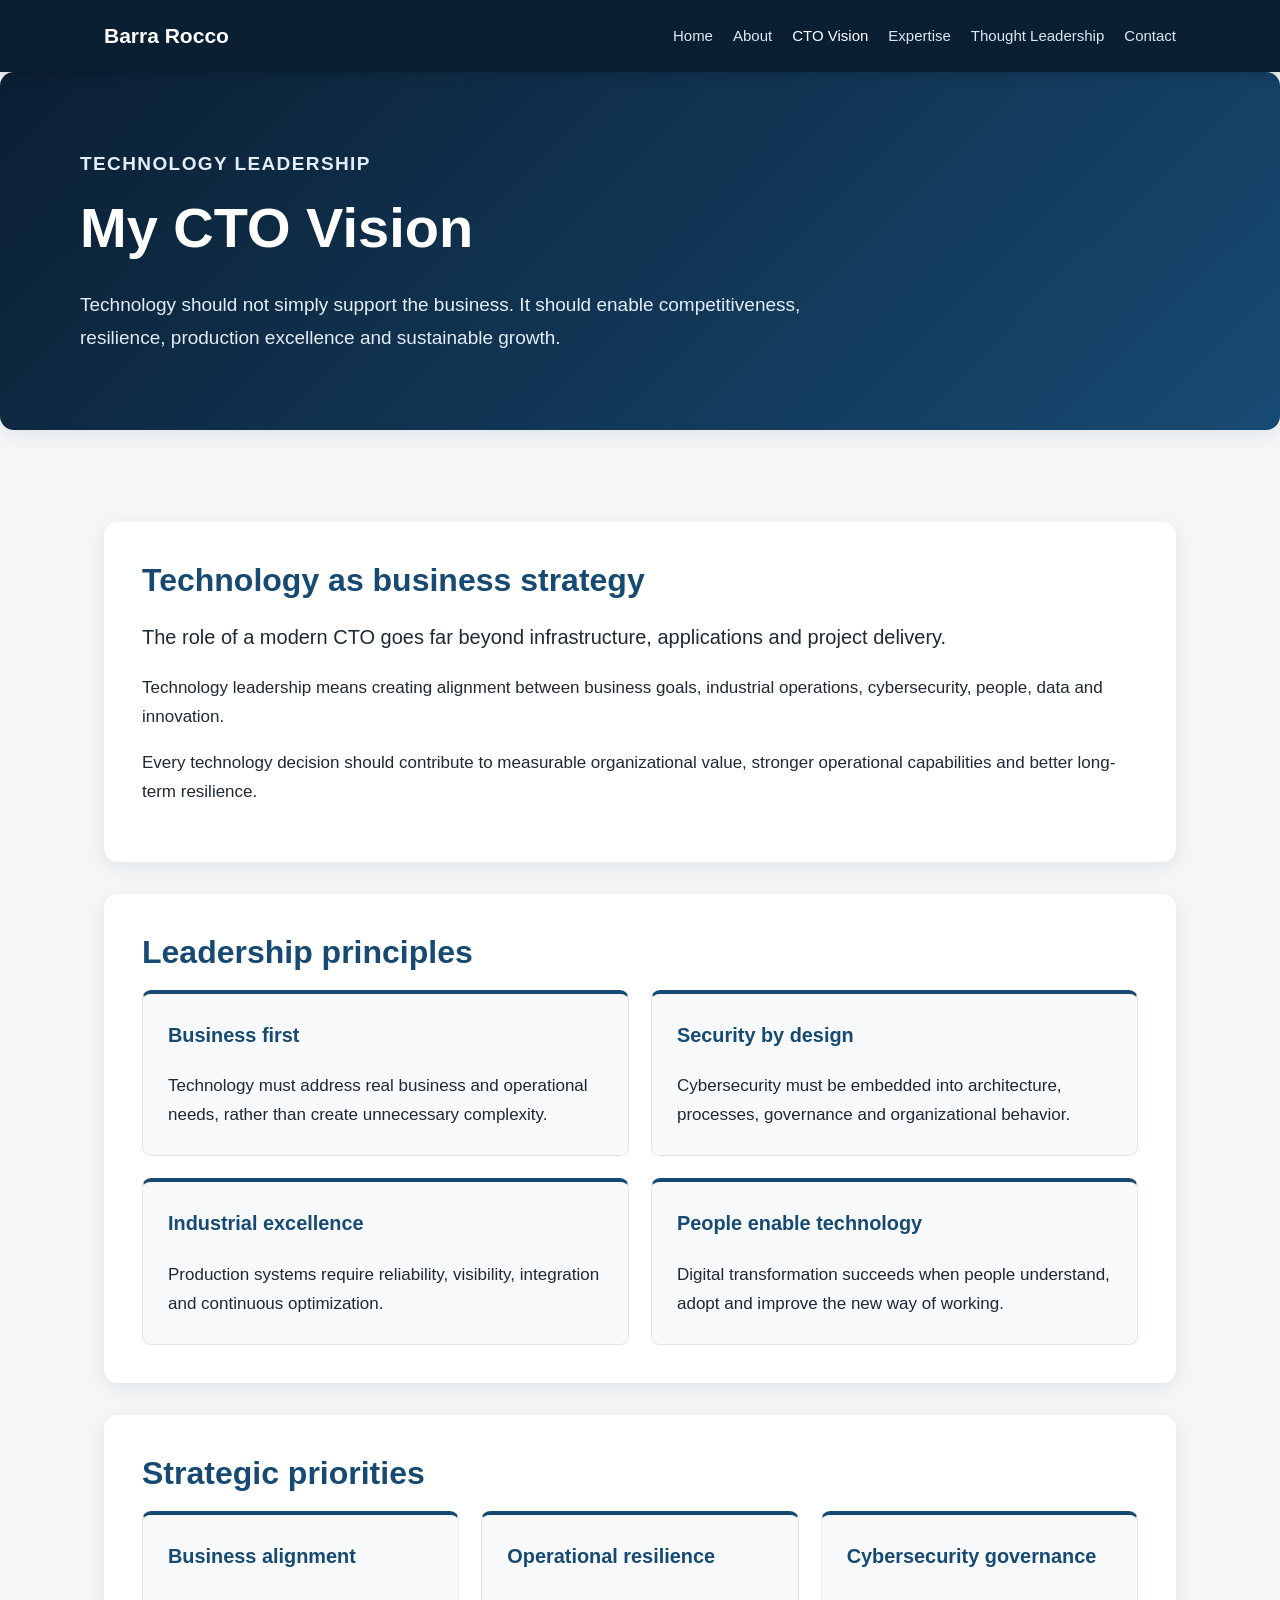
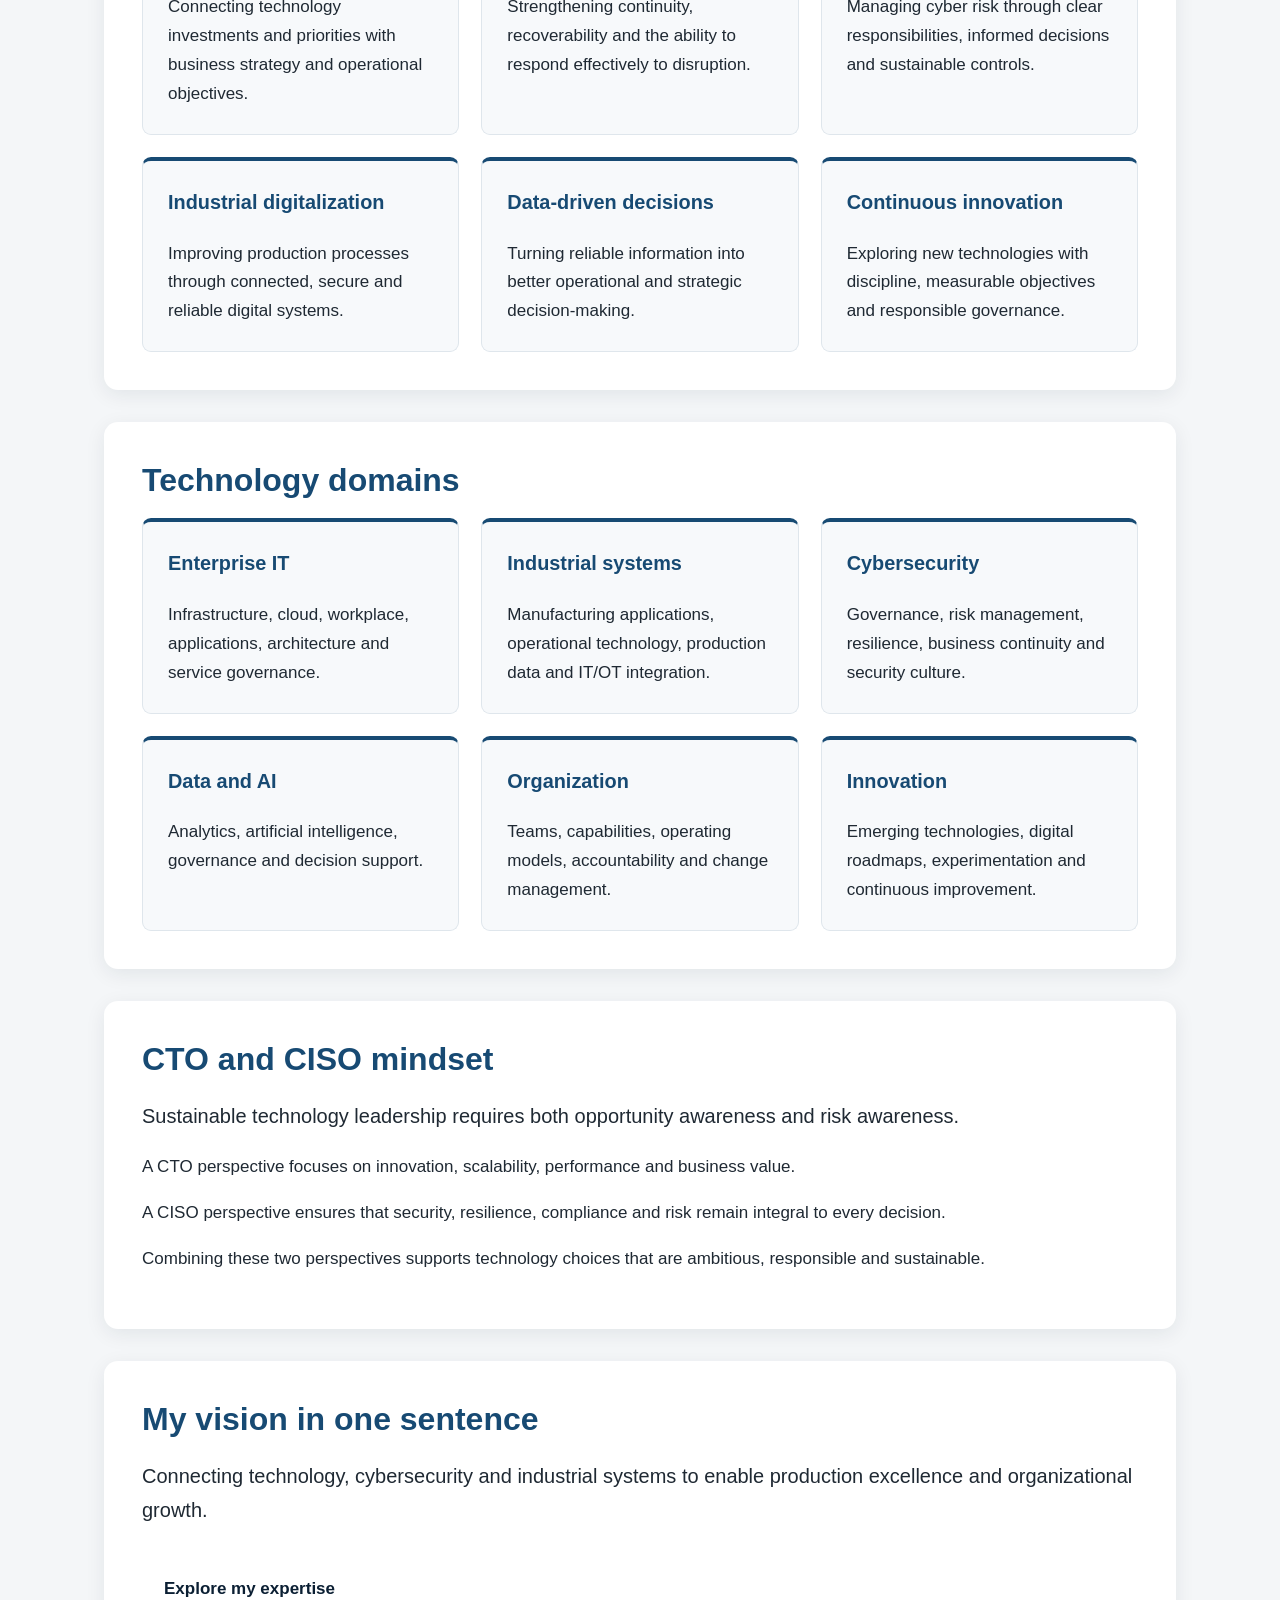
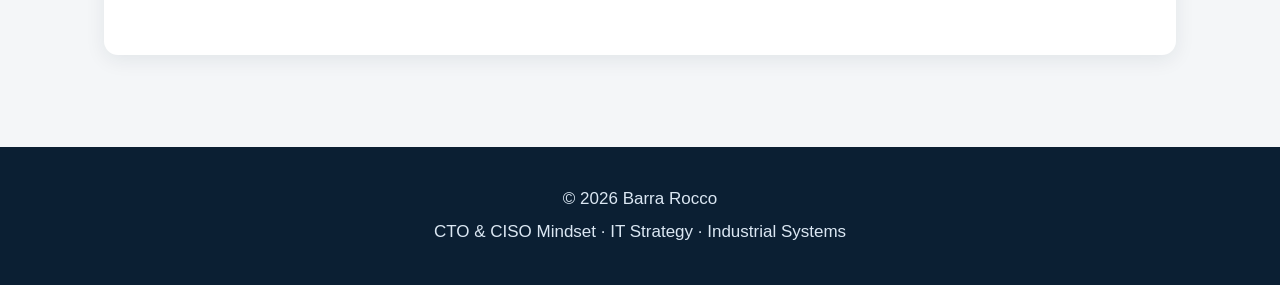
<file: visione.html>
<!DOCTYPE html>
<html lang="en">

<head>
    <meta charset="UTF-8">

    <meta
        name="viewport"
        content="width=device-width, initial-scale=1.0"
    >

    <title>CTO Vision | Barra Rocco</title>

    <meta
        name="description"
        content="Barra Rocco's vision on technology leadership, IT strategy, cybersecurity, industrial systems and organizational growth."
    >

    <link rel="stylesheet" href="css/style.css">
</head>

<body>

    <header class="site-header">
        <nav class="navigation">

            <a class="brand" href="index.html">
                Barra Rocco
            </a>

            <div class="nav-links">
                <a href="index.html">Home</a>
                <a href="profilo.html">About</a>
                <a class="active" href="visione.html">CTO Vision</a>
                <a href="competenze.html">Expertise</a>
                <a href="pubblicazioni.html">Thought Leadership</a>
                <a href="contatti.html">Contact</a>
            </div>

        </nav>
    </header>

    <section class="page-heading">

        <div class="page-heading-content">

            <p class="eyebrow">
                Technology leadership
            </p>

            <h1>
                My CTO Vision
            </h1>

            <p>
                Technology should not simply support the business.
                It should enable competitiveness, resilience,
                production excellence and sustainable growth.
            </p>

        </div>

    </section>

    <main>

        <section>

            <h2>
                Technology as business strategy
            </h2>

            <p class="lead">
                The role of a modern CTO goes far beyond infrastructure,
                applications and project delivery.
            </p>

            <p>
                Technology leadership means creating alignment between
                business goals, industrial operations, cybersecurity,
                people, data and innovation.
            </p>

            <p>
                Every technology decision should contribute to measurable
                organizational value, stronger operational capabilities
                and better long-term resilience.
            </p>

        </section>

        <section>

            <h2>
                Leadership principles
            </h2>

            <div class="grid">

                <article class="card">

                    <h3>
                        Business first
                    </h3>

                    <p>
                        Technology must address real business and operational
                        needs, rather than create unnecessary complexity.
                    </p>

                </article>

                <article class="card">

                    <h3>
                        Security by design
                    </h3>

                    <p>
                        Cybersecurity must be embedded into architecture,
                        processes, governance and organizational behavior.
                    </p>

                </article>

                <article class="card">

                    <h3>
                        Industrial excellence
                    </h3>

                    <p>
                        Production systems require reliability, visibility,
                        integration and continuous optimization.
                    </p>

                </article>

                <article class="card">

                    <h3>
                        People enable technology
                    </h3>

                    <p>
                        Digital transformation succeeds when people understand,
                        adopt and improve the new way of working.
                    </p>

                </article>

            </div>

        </section>

        <section>

            <h2>
                Strategic priorities
            </h2>

            <div class="grid grid-three">

                <article class="card">

                    <h3>
                        Business alignment
                    </h3>

                    <p>
                        Connecting technology investments and priorities
                        with business strategy and operational objectives.
                    </p>

                </article>

                <article class="card">

                    <h3>
                        Operational resilience
                    </h3>

                    <p>
                        Strengthening continuity, recoverability and the ability
                        to respond effectively to disruption.
                    </p>

                </article>

                <article class="card">

                    <h3>
                        Cybersecurity governance
                    </h3>

                    <p>
                        Managing cyber risk through clear responsibilities,
                        informed decisions and sustainable controls.
                    </p>

                </article>

                <article class="card">

                    <h3>
                        Industrial digitalization
                    </h3>

                    <p>
                        Improving production processes through connected,
                        secure and reliable digital systems.
                    </p>

                </article>

                <article class="card">

                    <h3>
                        Data-driven decisions
                    </h3>

                    <p>
                        Turning reliable information into better operational
                        and strategic decision-making.
                    </p>

                </article>

                <article class="card">

                    <h3>
                        Continuous innovation
                    </h3>

                    <p>
                        Exploring new technologies with discipline,
                        measurable objectives and responsible governance.
                    </p>

                </article>

            </div>

        </section>

        <section>

            <h2>
                Technology domains
            </h2>

            <div class="grid grid-three">

                <article class="card">

                    <h3>
                        Enterprise IT
                    </h3>

                    <p>
                        Infrastructure, cloud, workplace, applications,
                        architecture and service governance.
                    </p>

                </article>

                <article class="card">

                    <h3>
                        Industrial systems
                    </h3>

                    <p>
                        Manufacturing applications, operational technology,
                        production data and IT/OT integration.
                    </p>

                </article>

                <article class="card">

                    <h3>
                        Cybersecurity
                    </h3>

                    <p>
                        Governance, risk management, resilience,
                        business continuity and security culture.
                    </p>

                </article>

                <article class="card">

                    <h3>
                        Data and AI
                    </h3>

                    <p>
                        Analytics, artificial intelligence, governance
                        and decision support.
                    </p>

                </article>

                <article class="card">

                    <h3>
                        Organization
                    </h3>

                    <p>
                        Teams, capabilities, operating models,
                        accountability and change management.
                    </p>

                </article>

                <article class="card">

                    <h3>
                        Innovation
                    </h3>

                    <p>
                        Emerging technologies, digital roadmaps,
                        experimentation and continuous improvement.
                    </p>

                </article>

            </div>

        </section>

        <section>

            <h2>
                CTO and CISO mindset
            </h2>

            <p class="lead">
                Sustainable technology leadership requires both opportunity
                awareness and risk awareness.
            </p>

            <p>
                A CTO perspective focuses on innovation, scalability,
                performance and business value.
            </p>

            <p>
                A CISO perspective ensures that security, resilience,
                compliance and risk remain integral to every decision.
            </p>

            <p>
                Combining these two perspectives supports technology choices
                that are ambitious, responsible and sustainable.
            </p>

        </section>

        <section>

            <h2>
                My vision in one sentence
            </h2>

            <p class="lead">
                Connecting technology, cybersecurity and industrial systems
                to enable production excellence and organizational growth.
            </p>

            <div class="buttons">

                <a
                    class="button button-primary"
                    href="competenze.html"
                >
                    Explore my expertise
                </a>

            </div>

        </section>

    </main>

    <footer class="site-footer">

        <p>
            © 2026 Barra Rocco
        </p>

        <p>
            CTO &amp; CISO Mindset · IT Strategy · Industrial Systems
        </p>

    </footer>

</body>

</html>
</file>
<file: css/style.css>
:root {
    --primary: #0b1f33;
    --secondary: #174a73;
    --accent: #2f80b7;
    --background: #f4f6f8;
    --surface: #ffffff;
    --text: #1f2933;
    --muted: #5f6f7e;
    --border: #dfe6ec;
    --max-width: 1120px;
}

* {
    box-sizing: border-box;
}

html {
    scroll-behavior: smooth;
}

body {
    margin: 0;
    background: var(--background);
    color: var(--text);
    font-family: Arial, Helvetica, sans-serif;
    font-size: 17px;
    line-height: 1.7;
}

a {
    color: var(--secondary);
}

img {
    max-width: 100%;
}

.site-header {
    position: sticky;
    top: 0;
    z-index: 1000;
    background: var(--primary);
    box-shadow: 0 2px 12px rgba(0, 0, 0, 0.18);
}

.navigation {
    max-width: var(--max-width);
    min-height: 72px;
    margin: 0 auto;
    padding: 0 24px;
    display: flex;
    align-items: center;
    justify-content: space-between;
    gap: 30px;
}

.brand {
    color: #ffffff;
    font-size: 21px;
    font-weight: 700;
    text-decoration: none;
    white-space: nowrap;
}

.nav-links {
    display: flex;
    align-items: center;
    justify-content: flex-end;
    flex-wrap: wrap;
    gap: 20px;
}

.nav-links a {
    color: #dbe7f3;
    font-size: 15px;
    text-decoration: none;
}

.nav-links a:hover,
.nav-links a.active {
    color: #ffffff;
}

.hero {
    padding: 110px 24px;
    background:
        linear-gradient(135deg, rgba(11, 31, 51, 0.98), rgba(23, 74, 115, 0.94));
    color: #ffffff;
}

.hero-content {
    max-width: var(--max-width);
    margin: 0 auto;
}

.eyebrow {
    margin: 0 0 16px;
    color: #bcd7ed;
    font-size: 15px;
    font-weight: 700;
    letter-spacing: 1.4px;
    text-transform: uppercase;
}

.hero h1 {
    max-width: 850px;
    margin: 0 0 22px;
    font-size: clamp(44px, 7vw, 72px);
    line-height: 1.05;
}

.hero-title {
    max-width: 950px;
    margin: 0 0 22px;
    font-size: clamp(22px, 3vw, 31px);
    font-weight: 600;
    line-height: 1.4;
}

.hero-description {
    max-width: 820px;
    margin: 0;
    color: #e3edf5;
    font-size: 19px;
}

.buttons {
    display: flex;
    flex-wrap: wrap;
    gap: 14px;
    margin-top: 34px;
}

.button {
    display: inline-block;
    padding: 13px 21px;
    border: 1px solid transparent;
    border-radius: 7px;
    font-weight: 700;
    text-decoration: none;
}

.button-primary {
    background: #ffffff;
    color: var(--primary);
}

.button-outline {
    border-color: #ffffff;
    color: #ffffff;
}

.page-heading {
    padding: 76px 24px;
    background: linear-gradient(135deg, var(--primary), var(--secondary));
    color: #ffffff;
}

.page-heading-content {
    max-width: var(--max-width);
    margin: 0 auto;
}

.page-heading h1 {
    margin: 0 0 14px;
    font-size: clamp(38px, 5vw, 56px);
}

.page-heading p {
    max-width: 780px;
    margin: 0;
    color: #e3edf5;
    font-size: 19px;
}

main {
    max-width: var(--max-width);
    margin: 0 auto;
    padding: 60px 24px;
}

section {
    margin-bottom: 32px;
    padding: 38px;
    background: var(--surface);
    border-radius: 14px;
    box-shadow: 0 5px 20px rgba(15, 35, 55, 0.08);
}

section h2 {
    margin-top: 0;
    margin-bottom: 18px;
    color: var(--secondary);
    font-size: 32px;
    line-height: 1.25;
}

section h3 {
    margin-top: 0;
    color: var(--secondary);
}

.lead {
    font-size: 20px;
}

.grid {
    display: grid;
    grid-template-columns: repeat(2, minmax(0, 1fr));
    gap: 22px;
}

.grid-three {
    grid-template-columns: repeat(3, minmax(0, 1fr));
}

.card {
    padding: 25px;
    background: #f7f9fb;
    border: 1px solid var(--border);
    border-top: 4px solid var(--secondary);
    border-radius: 9px;
}

.card p:last-child {
    margin-bottom: 0;
}

.content-list {
    padding-left: 23px;
}

.content-list li {
    margin-bottom: 11px;
}

.item {
    padding: 22px 0;
    border-bottom: 1px solid var(--border);
}

.item:last-child {
    border-bottom: 0;
}

.item h3 {
    margin-bottom: 5px;
}

.item-meta {
    margin-bottom: 8px;
    color: var(--muted);
    font-size: 15px;
}

.contact-links {
    display: flex;
    flex-wrap: wrap;
    gap: 14px;
    margin-top: 24px;
}

.contact-links a {
    padding: 12px 18px;
    background: var(--secondary);
    color: #ffffff;
    border-radius: 7px;
    font-weight: 700;
    text-decoration: none;
}

.site-footer {
    padding: 34px 24px;
    background: var(--primary);
    color: #dbe7f3;
    text-align: center;
}

.site-footer p {
    margin: 4px 0;
}

.site-footer a {
    color: #ffffff;
}

@media (max-width: 850px) {
    .navigation {
        padding-top: 17px;
        padding-bottom: 17px;
        align-items: flex-start;
        flex-direction: column;
    }

    .nav-links {
        justify-content: flex-start;
        gap: 12px 17px;
    }

    .hero {
        padding: 76px 22px;
    }

    .grid,
    .grid-three {
        grid-template-columns: 1fr;
    }
}

@media (max-width: 560px) {
    body {
        font-size: 16px;
    }

    main {
        padding: 38px 16px;
    }

    section {
        padding: 26px 21px;
    }

    .page-heading {
        padding: 58px 20px;
    }

    .hero-title {
        font-size: 22px;
    }
}
</file>
